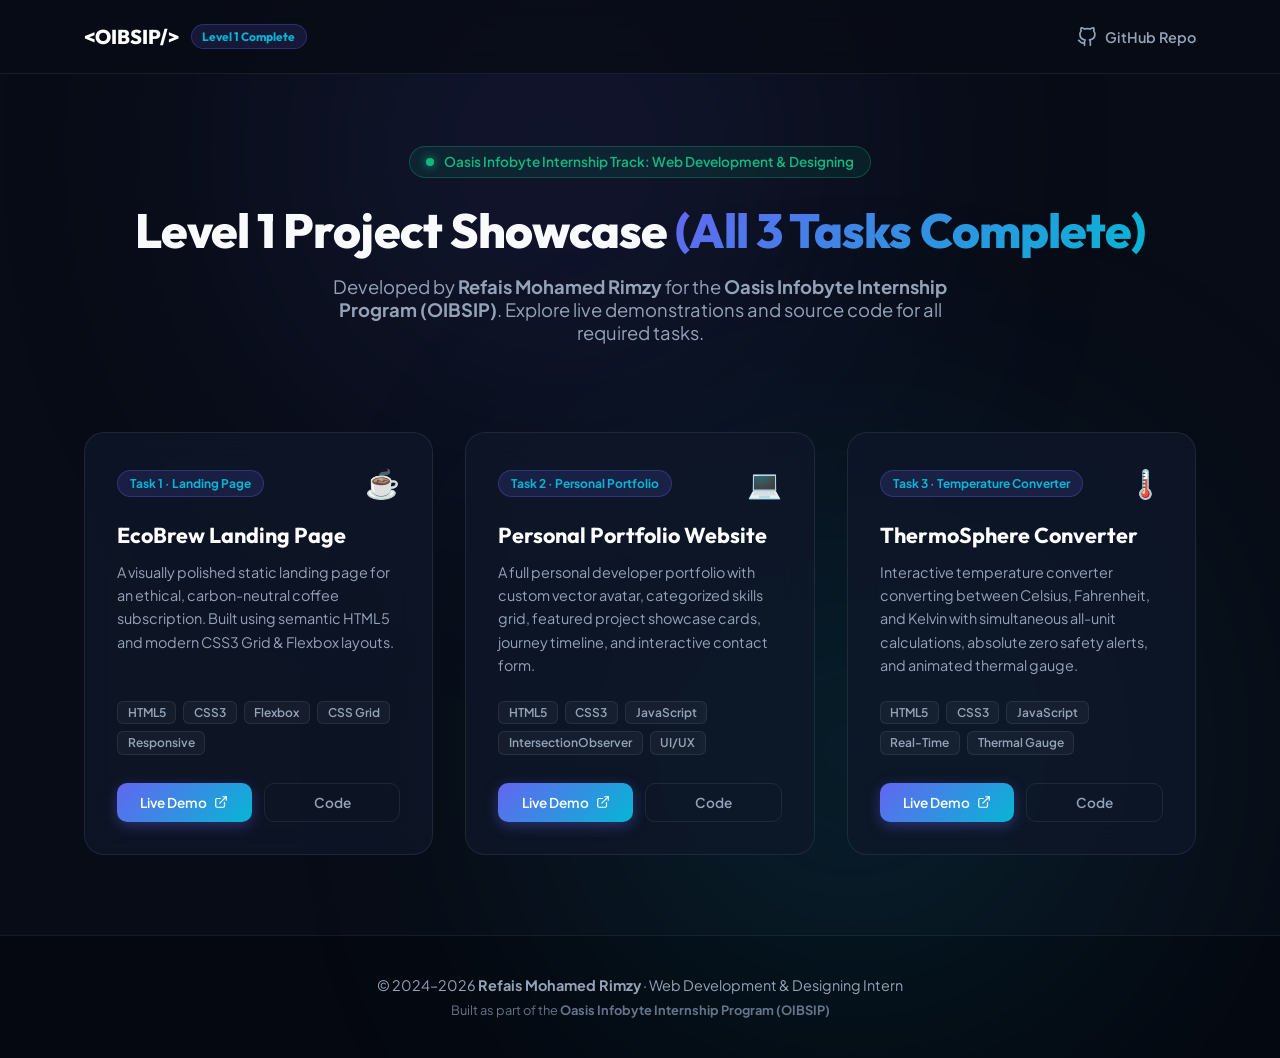
<file: index.html>
<!DOCTYPE html>
<html lang="en">
<head>
    <meta charset="UTF-8">
    <meta name="viewport" content="width=device-width, initial-scale=1.0">
    <meta name="description" content="Oasis Infobyte Web Development and Designing Internship (OIBSIP) - Level 1 Projects Portal by Refais Mohamed Rimzy.">
    <title>OIBSIP Projects Portal | Oasis Infobyte — Refais Mohamed Rimzy</title>

    <!-- Google Fonts -->
    <link rel="preconnect" href="https://fonts.googleapis.com">
    <link rel="preconnect" href="https://fonts.gstatic.com" crossorigin>
    <link href="https://fonts.googleapis.com/css2?family=Outfit:wght@400;600;700;800&family=Plus+Jakarta+Sans:wght@300;400;500;600;700&display=swap" rel="stylesheet">

    <style>
        :root {
            --bg-base: #080c16;
            --bg-card: rgba(15, 23, 42, 0.75);
            --border-subtle: rgba(255, 255, 255, 0.08);
            --border-glow: rgba(99, 102, 241, 0.4);
            --text-primary: #f8fafc;
            --text-secondary: #94a3b8;
            --primary: #6366f1;
            --cyan: #06b6d4;
            --emerald: #10b981;
            --gradient-primary: linear-gradient(135deg, #6366f1 0%, #06b6d4 100%);
            --font-heading: 'Outfit', sans-serif;
            --font-body: 'Plus Jakarta Sans', sans-serif;
        }

        *, *::before, *::after {
            box-sizing: border-box;
            margin: 0;
            padding: 0;
        }

        body {
            background-color: var(--bg-base);
            color: var(--text-primary);
            font-family: var(--font-body);
            min-height: 100vh;
            display: flex;
            flex-direction: column;
            overflow-x: hidden;
            position: relative;
        }

        .ambient-glow {
            position: fixed;
            width: 600px;
            height: 600px;
            border-radius: 50%;
            filter: blur(160px);
            pointer-events: none;
            z-index: 0;
            opacity: 0.35;
        }
        .glow-1 { top: -150px; left: 20%; background: radial-gradient(circle, #6366f1 0%, transparent 70%); }
        .glow-2 { bottom: -150px; right: 10%; background: radial-gradient(circle, #06b6d4 0%, transparent 70%); }

        .container {
            max-width: 1160px;
            margin: 0 auto;
            padding: 0 1.5rem;
            position: relative;
            z-index: 1;
        }

        /* Header */
        header {
            padding: 1.5rem 0;
            border-bottom: 1px solid var(--border-subtle);
            background: rgba(8, 12, 22, 0.8);
            backdrop-filter: blur(12px);
        }
        .nav-wrapper {
            display: flex;
            align-items: center;
            justify-content: space-between;
        }
        .brand {
            display: flex;
            align-items: center;
            gap: 0.75rem;
            font-family: var(--font-heading);
            font-weight: 800;
            font-size: 1.25rem;
            color: #ffffff;
            text-decoration: none;
        }
        .brand-badge {
            font-size: 0.75rem;
            font-weight: 700;
            padding: 0.25rem 0.65rem;
            border-radius: 9999px;
            background: rgba(99, 102, 241, 0.15);
            border: 1px solid rgba(99, 102, 241, 0.3);
            color: var(--cyan);
        }
        .github-link {
            display: inline-flex;
            align-items: center;
            gap: 0.5rem;
            color: var(--text-secondary);
            text-decoration: none;
            font-size: 0.9rem;
            font-weight: 600;
            transition: color 0.2s;
        }
        .github-link:hover {
            color: #ffffff;
        }

        /* Hero */
        .hero {
            padding: 4.5rem 0 3rem;
            text-align: center;
        }
        .status-pill {
            display: inline-flex;
            align-items: center;
            gap: 0.6rem;
            padding: 0.4rem 1rem;
            border-radius: 9999px;
            background: rgba(16, 185, 129, 0.1);
            border: 1px solid rgba(16, 185, 129, 0.3);
            color: var(--emerald);
            font-size: 0.85rem;
            font-weight: 600;
            margin-bottom: 1.5rem;
        }
        .status-dot {
            width: 8px;
            height: 8px;
            border-radius: 50%;
            background-color: var(--emerald);
            box-shadow: 0 0 10px var(--emerald);
        }
        .hero-title {
            font-family: var(--font-heading);
            font-size: 3rem;
            font-weight: 800;
            letter-spacing: -0.02em;
            line-height: 1.2;
            margin-bottom: 1rem;
        }
        .gradient-text {
            background: var(--gradient-primary);
            -webkit-background-clip: text;
            -webkit-text-fill-color: transparent;
            display: inline-block;
        }
        .hero-subtitle {
            font-size: 1.15rem;
            color: var(--text-secondary);
            max-width: 650px;
            margin: 0 auto 2.5rem;
        }

        /* Projects Grid */
        .projects-section {
            padding-bottom: 5rem;
        }
        .projects-grid {
            display: grid;
            grid-template-columns: repeat(3, 1fr);
            gap: 2rem;
        }
        .project-card {
            background: var(--bg-card);
            border: 1px solid var(--border-subtle);
            border-radius: 20px;
            padding: 2rem;
            display: flex;
            flex-direction: column;
            transition: all 0.3s cubic-bezier(0.4, 0, 0.2, 1);
            backdrop-filter: blur(16px);
            position: relative;
            overflow: hidden;
        }
        .project-card:hover {
            transform: translateY(-6px);
            border-color: var(--border-glow);
            box-shadow: 0 16px 40px rgba(0, 0, 0, 0.5), 0 0 25px rgba(99, 102, 241, 0.2);
        }
        .card-top {
            display: flex;
            align-items: center;
            justify-content: space-between;
            margin-bottom: 1.25rem;
        }
        .task-badge {
            font-size: 0.75rem;
            font-weight: 700;
            padding: 0.3rem 0.75rem;
            background: rgba(99, 102, 241, 0.15);
            border: 1px solid rgba(99, 102, 241, 0.3);
            border-radius: 9999px;
            color: var(--cyan);
        }
        .card-icon {
            font-size: 1.75rem;
        }
        .card-title {
            font-family: var(--font-heading);
            font-size: 1.35rem;
            font-weight: 700;
            margin-bottom: 0.75rem;
            color: #ffffff;
        }
        .card-desc {
            font-size: 0.9rem;
            color: var(--text-secondary);
            line-height: 1.6;
            margin-bottom: 1.5rem;
            flex: 1;
        }
        .card-tags {
            display: flex;
            flex-wrap: wrap;
            gap: 0.45rem;
            margin-bottom: 1.75rem;
        }
        .tag {
            font-size: 0.75rem;
            font-weight: 600;
            color: var(--text-secondary);
            background: rgba(255, 255, 255, 0.04);
            border: 1px solid var(--border-subtle);
            padding: 0.2rem 0.6rem;
            border-radius: 6px;
        }
        .card-actions {
            display: flex;
            gap: 0.75rem;
        }
        .btn {
            display: inline-flex;
            align-items: center;
            justify-content: center;
            gap: 0.45rem;
            font-weight: 600;
            font-size: 0.85rem;
            padding: 0.65rem 1.15rem;
            border-radius: 10px;
            text-decoration: none;
            transition: all 0.2s;
            flex: 1;
        }
        .btn-primary {
            background: var(--gradient-primary);
            color: #ffffff;
            box-shadow: 0 4px 14px rgba(99, 102, 241, 0.35);
        }
        .btn-primary:hover {
            transform: translateY(-2px);
            box-shadow: 0 6px 20px rgba(99, 102, 241, 0.5);
        }
        .btn-outline {
            background: transparent;
            color: var(--text-secondary);
            border: 1px solid var(--border-subtle);
        }
        .btn-outline:hover {
            background: rgba(255, 255, 255, 0.06);
            color: #ffffff;
            border-color: rgba(255, 255, 255, 0.2);
        }

        /* Footer */
        footer {
            margin-top: auto;
            border-top: 1px solid var(--border-subtle);
            padding: 2.5rem 0;
            text-align: center;
            background: #050810;
        }
        .footer-text {
            color: var(--text-secondary);
            font-size: 0.9rem;
            margin-bottom: 0.5rem;
        }
        .footer-credit {
            font-size: 0.8rem;
            color: #64748b;
        }

        /* Responsive */
        @media (max-width: 992px) {
            .projects-grid {
                grid-template-columns: 1fr;
                max-width: 600px;
                margin: 0 auto;
            }
            .hero-title {
                font-size: 2.25rem;
            }
        }
    </style>
</head>
<body>

    <div class="ambient-glow glow-1" aria-hidden="true"></div>
    <div class="ambient-glow glow-2" aria-hidden="true"></div>

    <header>
        <div class="container nav-wrapper">
            <a href="#" class="brand">
                <span>&lt;OIBSIP/&gt;</span>
                <span class="brand-badge">Level 1 Complete</span>
            </a>
            <a href="https://github.com/rimzy2002/OIBSIP" target="_blank" rel="noopener noreferrer" class="github-link">
                <svg width="20" height="20" viewBox="0 0 24 24" fill="none" stroke="currentColor" stroke-width="2" stroke-linecap="round" stroke-linejoin="round"><path d="M9 19c-5 1.5-5-2.5-7-3m14 6v-3.87a3.37 3.37 0 0 0-.94-2.61c3.14-.35 6.44-1.54 6.44-7A5.44 5.44 0 0 0 20 4.77 5.07 5.07 0 0 0 19.91 1S18.73.65 16 2.48a13.38 13.38 0 0 0-7 0C6.27.65 5.09 1 5.09 1A5.07 5.07 0 0 0 5 4.77a5.44 5.44 0 0 0-1.5 3.78c0 5.42 3.3 6.61 6.44 7A3.37 3.37 0 0 0 9 18.13V22"></path></svg>
                <span>GitHub Repo</span>
            </a>
        </div>
    </header>

    <main class="container">
        <section class="hero">
            <div class="status-pill">
                <span class="status-dot"></span>
                <span>Oasis Infobyte Internship Track: Web Development & Designing</span>
            </div>
            <h1 class="hero-title">
                Level 1 Project Showcase <span class="gradient-text">(All 3 Tasks Complete)</span>
            </h1>
            <p class="hero-subtitle">
                Developed by <strong>Refais Mohamed Rimzy</strong> for the <strong>Oasis Infobyte Internship Program (OIBSIP)</strong>. Explore live demonstrations and source code for all required tasks.
            </p>
        </section>

        <section class="projects-section">
            <div class="projects-grid">
                <!-- Task 1 -->
                <article class="project-card">
                    <div class="card-top">
                        <span class="task-badge">Task 1 · Landing Page</span>
                        <span class="card-icon">☕</span>
                    </div>
                    <h2 class="card-title">EcoBrew Landing Page</h2>
                    <p class="card-desc">
                        A visually polished static landing page for an ethical, carbon-neutral coffee subscription. Built using semantic HTML5 and modern CSS3 Grid & Flexbox layouts.
                    </p>
                    <div class="card-tags">
                        <span class="tag">HTML5</span>
                        <span class="tag">CSS3</span>
                        <span class="tag">Flexbox</span>
                        <span class="tag">CSS Grid</span>
                        <span class="tag">Responsive</span>
                    </div>
                    <div class="card-actions">
                        <a href="./Level-1/RefaisMohamedRimzy_Task1_LandingPage/index.html" class="btn btn-primary">
                            <span>Live Demo</span>
                            <svg width="14" height="14" viewBox="0 0 24 24" fill="none" stroke="currentColor" stroke-width="2" stroke-linecap="round" stroke-linejoin="round"><path d="M18 13v6a2 2 0 0 1-2 2H5a2 2 0 0 1-2-2V8a2 2 0 0 1 2-2h6"></path><polyline points="15 3 21 3 21 9"></polyline><line x1="10" y1="14" x2="21" y2="3"></line></svg>
                        </a>
                        <a href="https://github.com/rimzy2002/OIBSIP/tree/main/Level-1/RefaisMohamedRimzy_Task1_LandingPage" class="btn btn-outline" target="_blank" rel="noopener noreferrer">Code</a>
                    </div>
                </article>

                <!-- Task 2 -->
                <article class="project-card">
                    <div class="card-top">
                        <span class="task-badge">Task 2 · Personal Portfolio</span>
                        <span class="card-icon">💻</span>
                    </div>
                    <h2 class="card-title">Personal Portfolio Website</h2>
                    <p class="card-desc">
                        A full personal developer portfolio with custom vector avatar, categorized skills grid, featured project showcase cards, journey timeline, and interactive contact form.
                    </p>
                    <div class="card-tags">
                        <span class="tag">HTML5</span>
                        <span class="tag">CSS3</span>
                        <span class="tag">JavaScript</span>
                        <span class="tag">IntersectionObserver</span>
                        <span class="tag">UI/UX</span>
                    </div>
                    <div class="card-actions">
                        <a href="./Level-1/RefaisMohamedRimzy_Task2_Portfolio/index.html" class="btn btn-primary">
                            <span>Live Demo</span>
                            <svg width="14" height="14" viewBox="0 0 24 24" fill="none" stroke="currentColor" stroke-width="2" stroke-linecap="round" stroke-linejoin="round"><path d="M18 13v6a2 2 0 0 1-2 2H5a2 2 0 0 1-2-2V8a2 2 0 0 1 2-2h6"></path><polyline points="15 3 21 3 21 9"></polyline><line x1="10" y1="14" x2="21" y2="3"></line></svg>
                        </a>
                        <a href="https://github.com/rimzy2002/OIBSIP/tree/main/Level-1/RefaisMohamedRimzy_Task2_Portfolio" class="btn btn-outline" target="_blank" rel="noopener noreferrer">Code</a>
                    </div>
                </article>

                <!-- Task 3 -->
                <article class="project-card">
                    <div class="card-top">
                        <span class="task-badge">Task 3 · Temperature Converter</span>
                        <span class="card-icon">🌡️</span>
                    </div>
                    <h2 class="card-title">ThermoSphere Converter</h2>
                    <p class="card-desc">
                        Interactive temperature converter converting between Celsius, Fahrenheit, and Kelvin with simultaneous all-unit calculations, absolute zero safety alerts, and animated thermal gauge.
                    </p>
                    <div class="card-tags">
                        <span class="tag">HTML5</span>
                        <span class="tag">CSS3</span>
                        <span class="tag">JavaScript</span>
                        <span class="tag">Real-Time</span>
                        <span class="tag">Thermal Gauge</span>
                    </div>
                    <div class="card-actions">
                        <a href="./Level-1/RefaisMohamedRimzy_Task3_TemperatureConverter/index.html" class="btn btn-primary">
                            <span>Live Demo</span>
                            <svg width="14" height="14" viewBox="0 0 24 24" fill="none" stroke="currentColor" stroke-width="2" stroke-linecap="round" stroke-linejoin="round"><path d="M18 13v6a2 2 0 0 1-2 2H5a2 2 0 0 1-2-2V8a2 2 0 0 1 2-2h6"></path><polyline points="15 3 21 3 21 9"></polyline><line x1="10" y1="14" x2="21" y2="3"></line></svg>
                        </a>
                        <a href="https://github.com/rimzy2002/OIBSIP/tree/main/Level-1/RefaisMohamedRimzy_Task3_TemperatureConverter" class="btn btn-outline" target="_blank" rel="noopener noreferrer">Code</a>
                    </div>
                </article>
            </div>
        </section>
    </main>

    <footer>
        <div class="container">
            <p class="footer-text">© 2024–2026 <strong>Refais Mohamed Rimzy</strong> · Web Development & Designing Intern</p>
            <p class="footer-credit">Built as part of the <strong>Oasis Infobyte Internship Program (OIBSIP)</strong></p>
        </div>
    </footer>

</body>
</html>
</file>
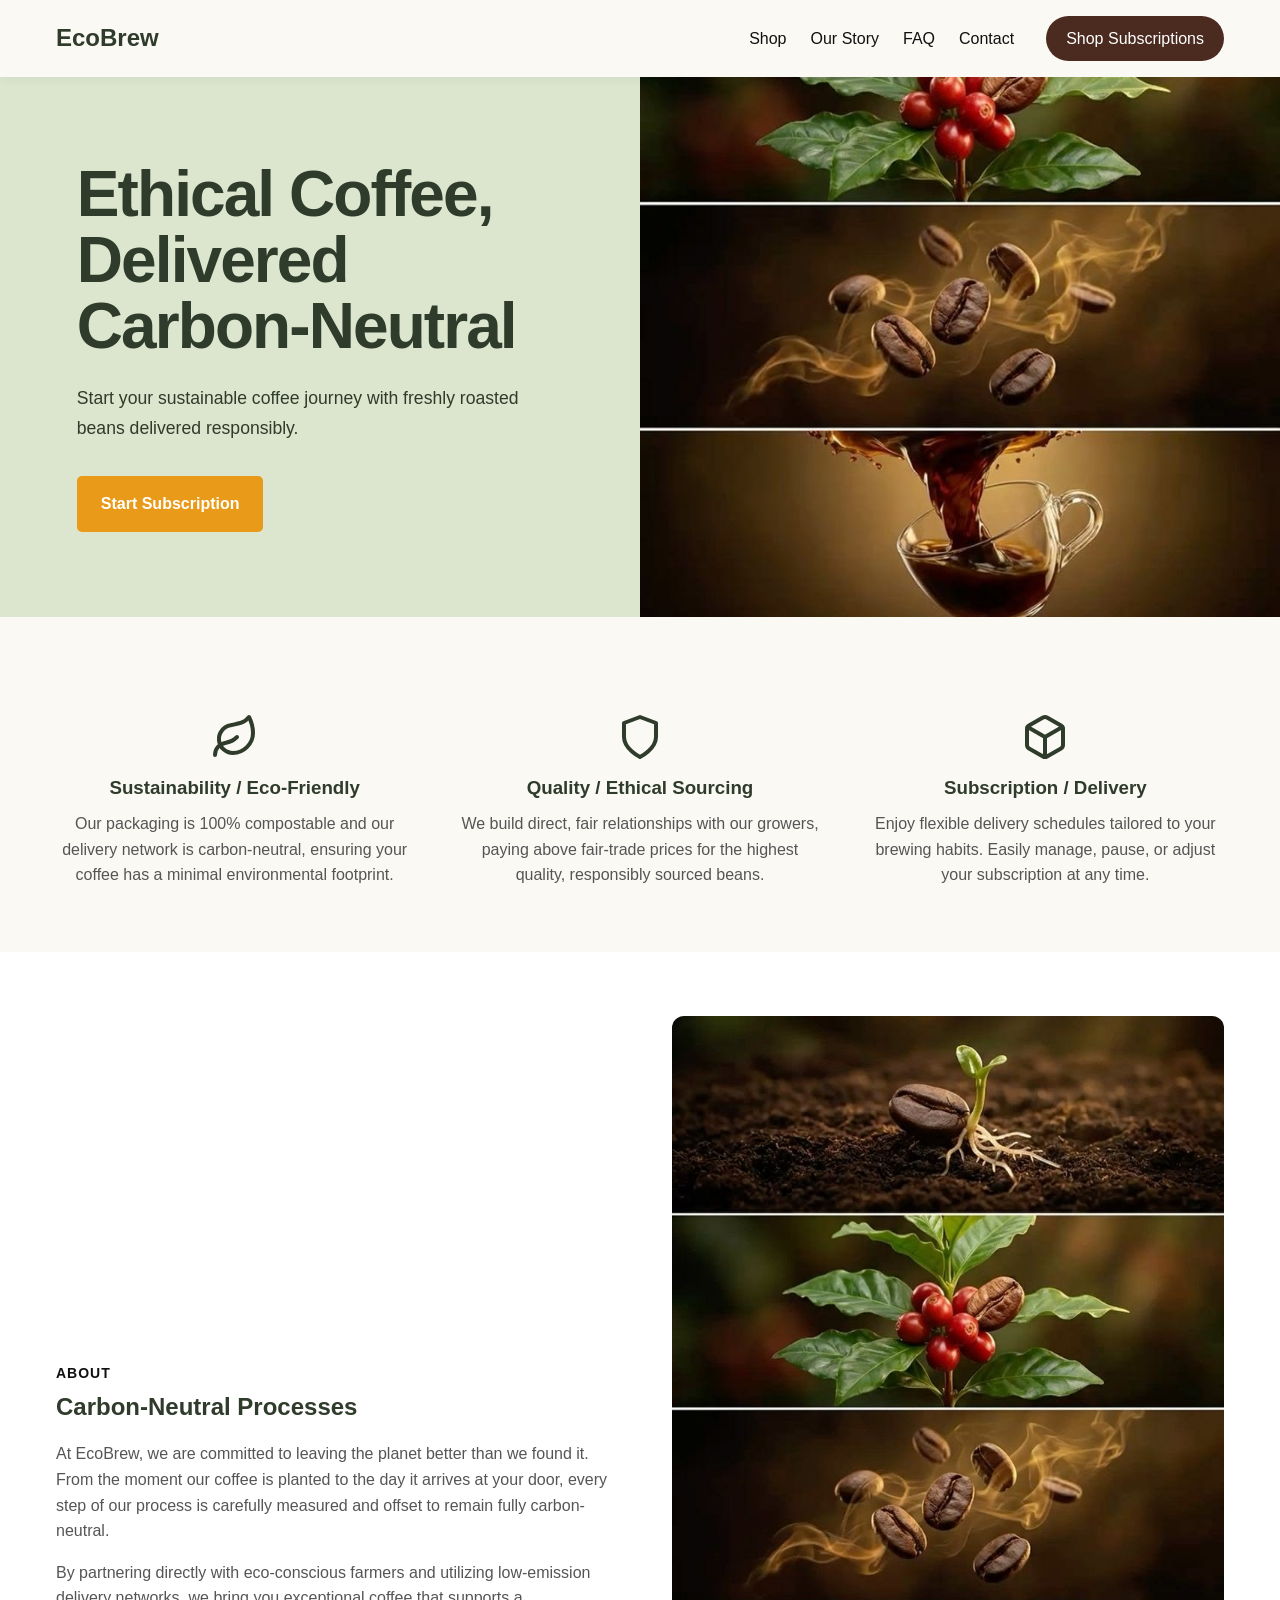
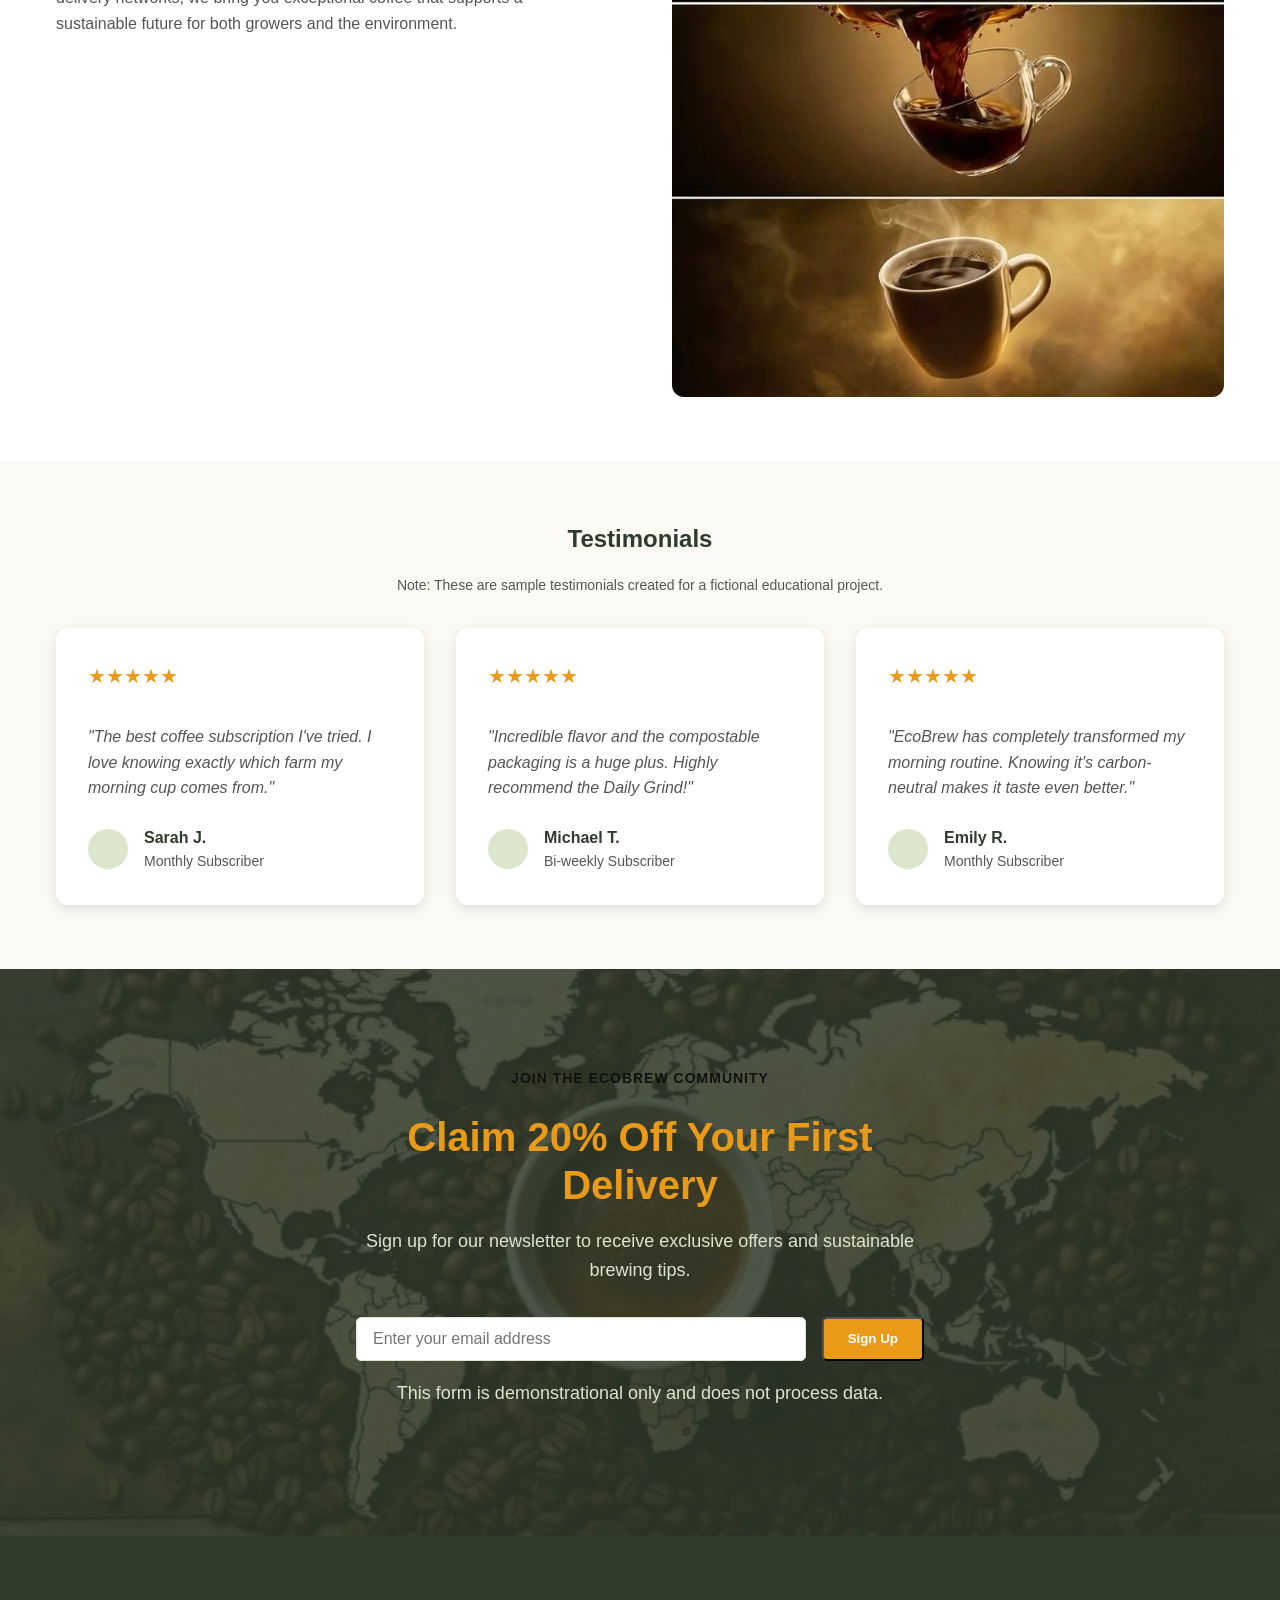
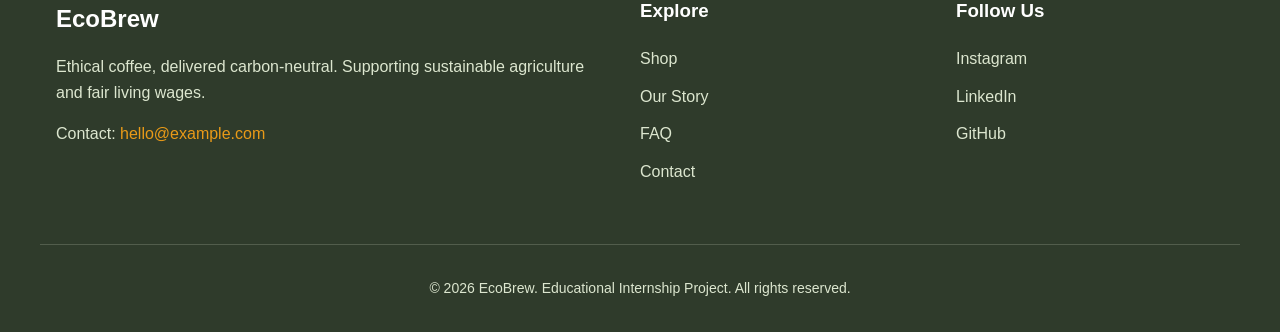
<file: Level-1/RefaisMohamedRimzy_Task1_LandingPage/index.html>
<!DOCTYPE html>
<html lang="en">
<head>
    <meta charset="UTF-8">
    <meta name="viewport" content="width=device-width, initial-scale=1.0">
    <title>EcoBrew | Ethical Coffee Subscription</title>
    <link rel="stylesheet" href="css/style.css">
</head>
<body>
    <!-- Header and Navigation -->
    <header class="header">
        <div class="container header-inner">
            <div class="logo"><a href="#home">EcoBrew</a></div>
            <nav class="main-nav">
                <ul>
                    <li><a href="#services">Shop</a></li>
                    <li><a href="#about">Our Story</a></li>
                    <li><a href="#faq">FAQ</a></li>
                    <li><a href="#contact">Contact</a></li>
                </ul>
                <a href="#services" class="btn btn-cta">Shop Subscriptions</a>
            </nav>
        </div>
    </header>

    <!-- Hero Section -->
    <main>
        <section id="home" class="hero">
            <div class="hero-left">
                <h1>
                  Ethical Coffee,<br>
                  Delivered<br>
                  Carbon-Neutral
                </h1>
                <p>
                  Start your sustainable coffee journey with freshly roasted
                  beans delivered responsibly.
                </p>
                <a class="btn btn-primary hero-cta" href="#services">Start Subscription</a>
            </div>
            <div class="hero-right">
                <img class="hero-image" src="assets/images/coffee_bean.jpg" alt="Rich, freshly roasted coffee beans representing our sustainable coffee journey">
            </div>
        </section>

        <!-- Services Section -->
        <section id="services" class="services section">
            <div class="container">
                <div class="services-grid">
                    <div class="service-item">
                        <div class="service-icon">
                            <svg xmlns="http://www.w3.org/2000/svg" width="24" height="24" viewBox="0 0 24 24" fill="none" stroke="currentColor" stroke-width="2" stroke-linecap="round" stroke-linejoin="round"><path d="M11 20A7 7 0 0 1 9.8 6.1C15.5 5 17 4.48 19 2c1 2 2 4.18 2 8 0 5.5-4.78 10-10 10Z"/><path d="M2 21c0-3 1.85-5.36 5.08-6C9.5 14.52 12 13 13 12"/></svg>
                        </div>
                        <h3>Sustainability / Eco-Friendly</h3>
                        <p>Our packaging is 100% compostable and our delivery network is carbon-neutral, ensuring your coffee has a minimal environmental footprint.</p>
                    </div>
                    <div class="service-item">
                        <div class="service-icon">
                            <svg xmlns="http://www.w3.org/2000/svg" width="24" height="24" viewBox="0 0 24 24" fill="none" stroke="currentColor" stroke-width="2" stroke-linecap="round" stroke-linejoin="round"><path d="M12 22s8-4 8-10V5l-8-3-8 3v7c0 6 8 10 8 10z"/></svg>
                        </div>
                        <h3>Quality / Ethical Sourcing</h3>
                        <p>We build direct, fair relationships with our growers, paying above fair-trade prices for the highest quality, responsibly sourced beans.</p>
                    </div>
                    <div class="service-item">
                        <div class="service-icon">
                            <svg xmlns="http://www.w3.org/2000/svg" width="24" height="24" viewBox="0 0 24 24" fill="none" stroke="currentColor" stroke-width="2" stroke-linecap="round" stroke-linejoin="round"><path d="M21 8a2 2 0 0 0-1-1.73l-7-4a2 2 0 0 0-2 0l-7 4A2 2 0 0 0 3 8v8a2 2 0 0 0 1 1.73l7 4a2 2 0 0 0 2 0l7-4A2 2 0 0 0 21 16Z"/><path d="m3.3 7 8.7 5 8.7-5"/><path d="M12 22V12"/></svg>
                        </div>
                        <h3>Subscription / Delivery</h3>
                        <p>Enjoy flexible delivery schedules tailored to your brewing habits. Easily manage, pause, or adjust your subscription at any time.</p>
                    </div>
                </div>
            </div>
        </section>

        <!-- About Section -->
        <section id="about" class="about section">
            <div class="container">
                <div class="about-grid">
                    <div class="about-content">
                        <span class="label">About</span>
                        <h2>Carbon-Neutral Processes</h2>
                        <p>At EcoBrew, we are committed to leaving the planet better than we found it. From the moment our coffee is planted to the day it arrives at your door, every step of our process is carefully measured and offset to remain fully carbon-neutral.</p>
                        <p>By partnering directly with eco-conscious farmers and utilizing low-emission delivery networks, we bring you exceptional coffee that supports a sustainable future for both growers and the environment.</p>
                    </div>
                    <div class="about-image-wrapper">
                        <img class="about-image" src="assets/images/coffee_bean.jpg" alt="A freshly brewed cup of coffee placed next to sustainable coffee beans">
                    </div>
                </div>
            </div>
        </section>

        <!-- Testimonials Section -->
        <section id="testimonials" class="testimonials section">
            <div class="container">
                <h2>Testimonials</h2>
                <p class="disclaimer">Note: These are sample testimonials created for a fictional educational project.</p>
                <div class="testimonials-grid">
                    <div class="testimonial-card">
                        <div class="stars" aria-label="5 out of 5 stars">
                            &#9733;&#9733;&#9733;&#9733;&#9733;
                        </div>
                        <p class="quote">"The best coffee subscription I've tried. I love knowing exactly which farm my morning cup comes from."</p>
                        <div class="customer-info">
                            <div class="avatar-placeholder"></div>
                            <div class="customer-details">
                                <span class="customer-name">Sarah J.</span>
                                <span class="customer-category">Monthly Subscriber</span>
                            </div>
                        </div>
                    </div>
                    <div class="testimonial-card">
                        <div class="stars" aria-label="5 out of 5 stars">
                            &#9733;&#9733;&#9733;&#9733;&#9733;
                        </div>
                        <p class="quote">"Incredible flavor and the compostable packaging is a huge plus. Highly recommend the Daily Grind!"</p>
                        <div class="customer-info">
                            <div class="avatar-placeholder"></div>
                            <div class="customer-details">
                                <span class="customer-name">Michael T.</span>
                                <span class="customer-category">Bi-weekly Subscriber</span>
                            </div>
                        </div>
                    </div>
                    <div class="testimonial-card">
                        <div class="stars" aria-label="5 out of 5 stars">
                            &#9733;&#9733;&#9733;&#9733;&#9733;
                        </div>
                        <p class="quote">"EcoBrew has completely transformed my morning routine. Knowing it's carbon-neutral makes it taste even better."</p>
                        <div class="customer-info">
                            <div class="avatar-placeholder"></div>
                            <div class="customer-details">
                                <span class="customer-name">Emily R.</span>
                                <span class="customer-category">Monthly Subscriber</span>
                            </div>
                        </div>
                    </div>
                </div>
            </div>
        </section>

        <!-- FAQ Placeholder -->
        <section id="faq" class="faq" aria-hidden="true">
        </section>

        <!-- Call-to-action Section -->
        <section id="contact" class="cta">
            <div class="cta-overlay"></div>
            <div class="container cta-content">
                <span class="label">Join the EcoBrew Community</span>
                <h2>Claim 20% Off Your First Delivery</h2>
                <p>Sign up for our newsletter to receive exclusive offers and sustainable brewing tips.</p>
                <form class="cta-form" action="#" method="get">
                    <label for="email" class="visually-hidden">Email Address</label>
                    <input type="email" id="email" name="email" placeholder="Enter your email address" required>
                    <button type="submit" class="btn btn-primary">Sign Up</button>
                </form>
                <p class="disclaimer">This form is demonstrational only and does not process data.</p>
            </div>
        </section>
    </main>

    <!-- Footer -->
    <footer class="footer">
        <div class="container footer-grid">
            <div class="footer-brand">
                <div class="logo">EcoBrew</div>
                <p>Ethical coffee, delivered carbon-neutral. Supporting sustainable agriculture and fair living wages.</p>
                <p>Contact: <a href="mailto:hello@example.com">hello@example.com</a></p>
            </div>
            <div class="footer-links-group">
                <h3>Explore</h3>
                <ul>
                    <li><a href="#services">Shop</a></li>
                    <li><a href="#about">Our Story</a></li>
                    <li><a href="#faq">FAQ</a></li>
                    <li><a href="#contact">Contact</a></li>
                </ul>
            </div>
            <div class="footer-links-group">
                <h3>Follow Us</h3>
                <ul class="social-links">
                    <li><a href="#" aria-label="Instagram">Instagram</a></li>
                    <li><a href="#" aria-label="LinkedIn">LinkedIn</a></li>
                    <li><a href="#" aria-label="GitHub">GitHub</a></li>
                </ul>
            </div>
        </div>
        <div class="container footer-bottom">
            <p>&copy; 2026 EcoBrew. Educational Internship Project. All rights reserved.</p>
        </div>
    </footer>
</body>
</html>
</file>
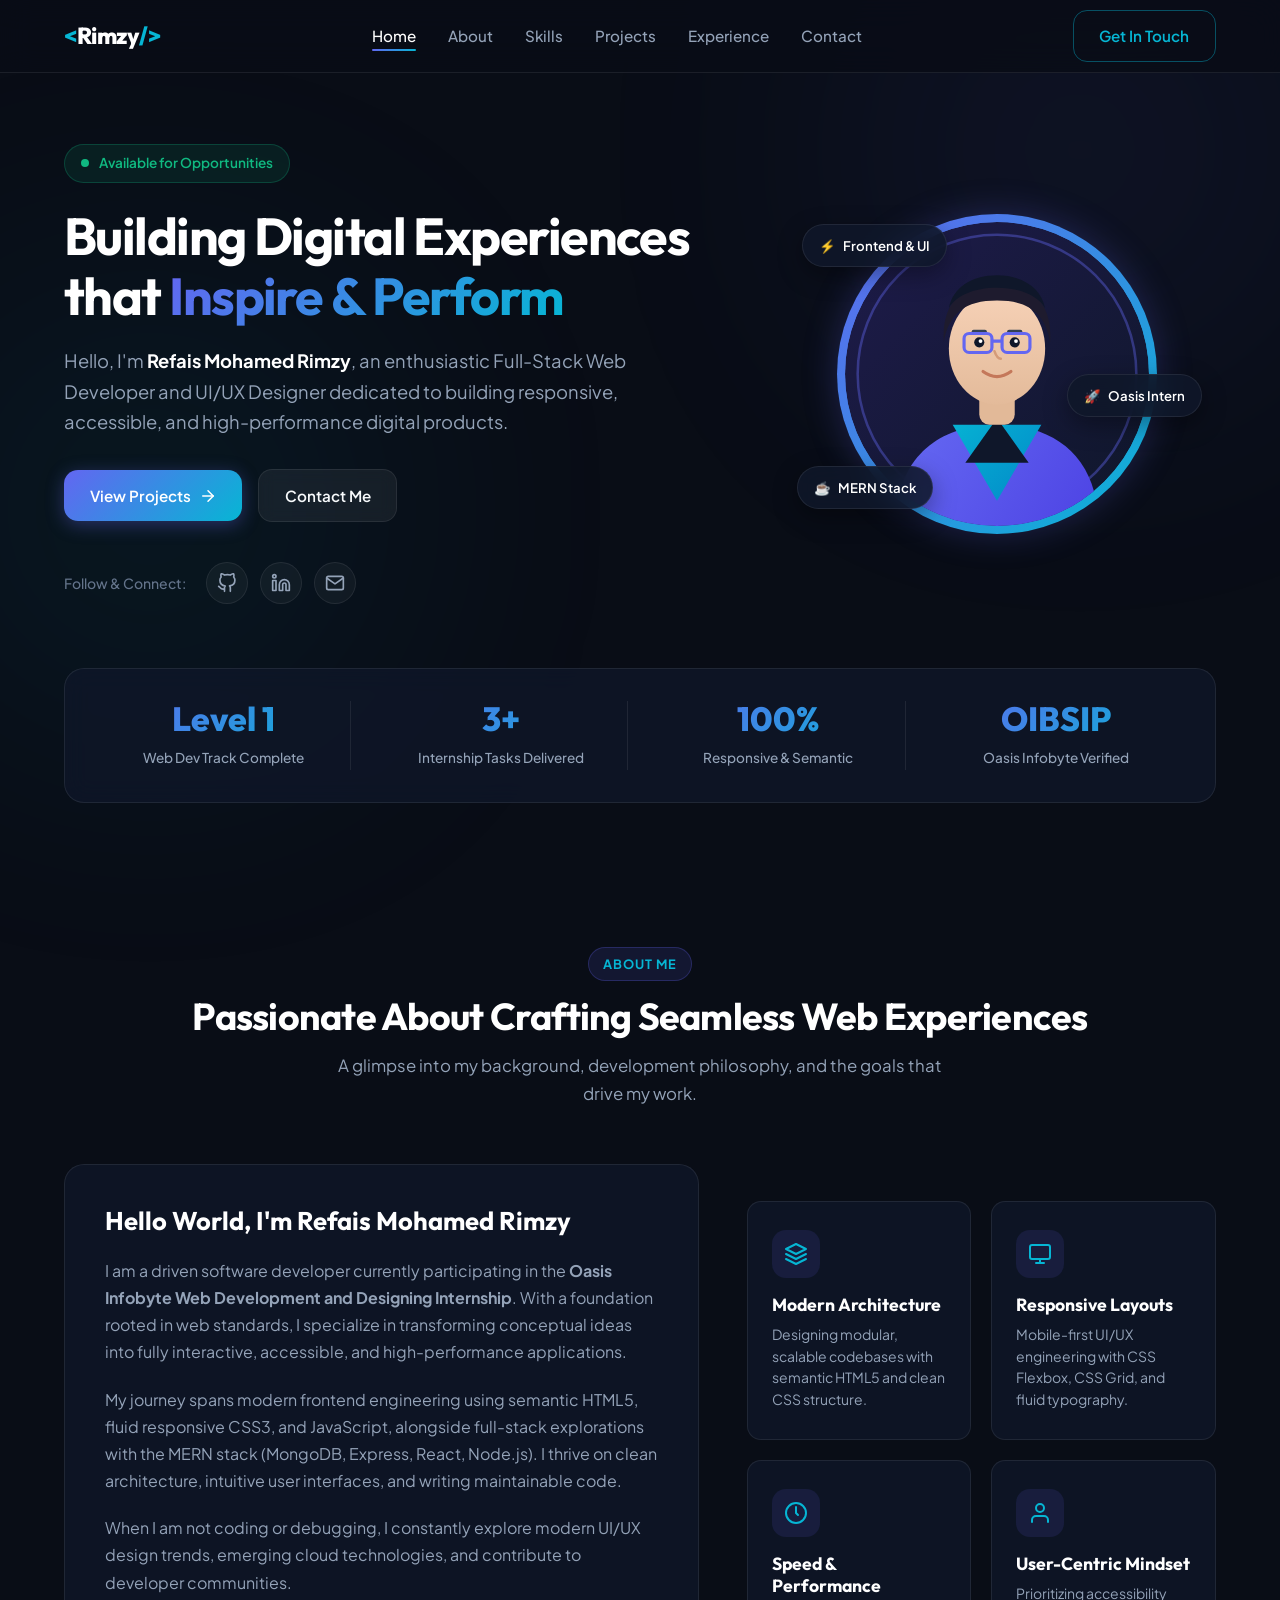
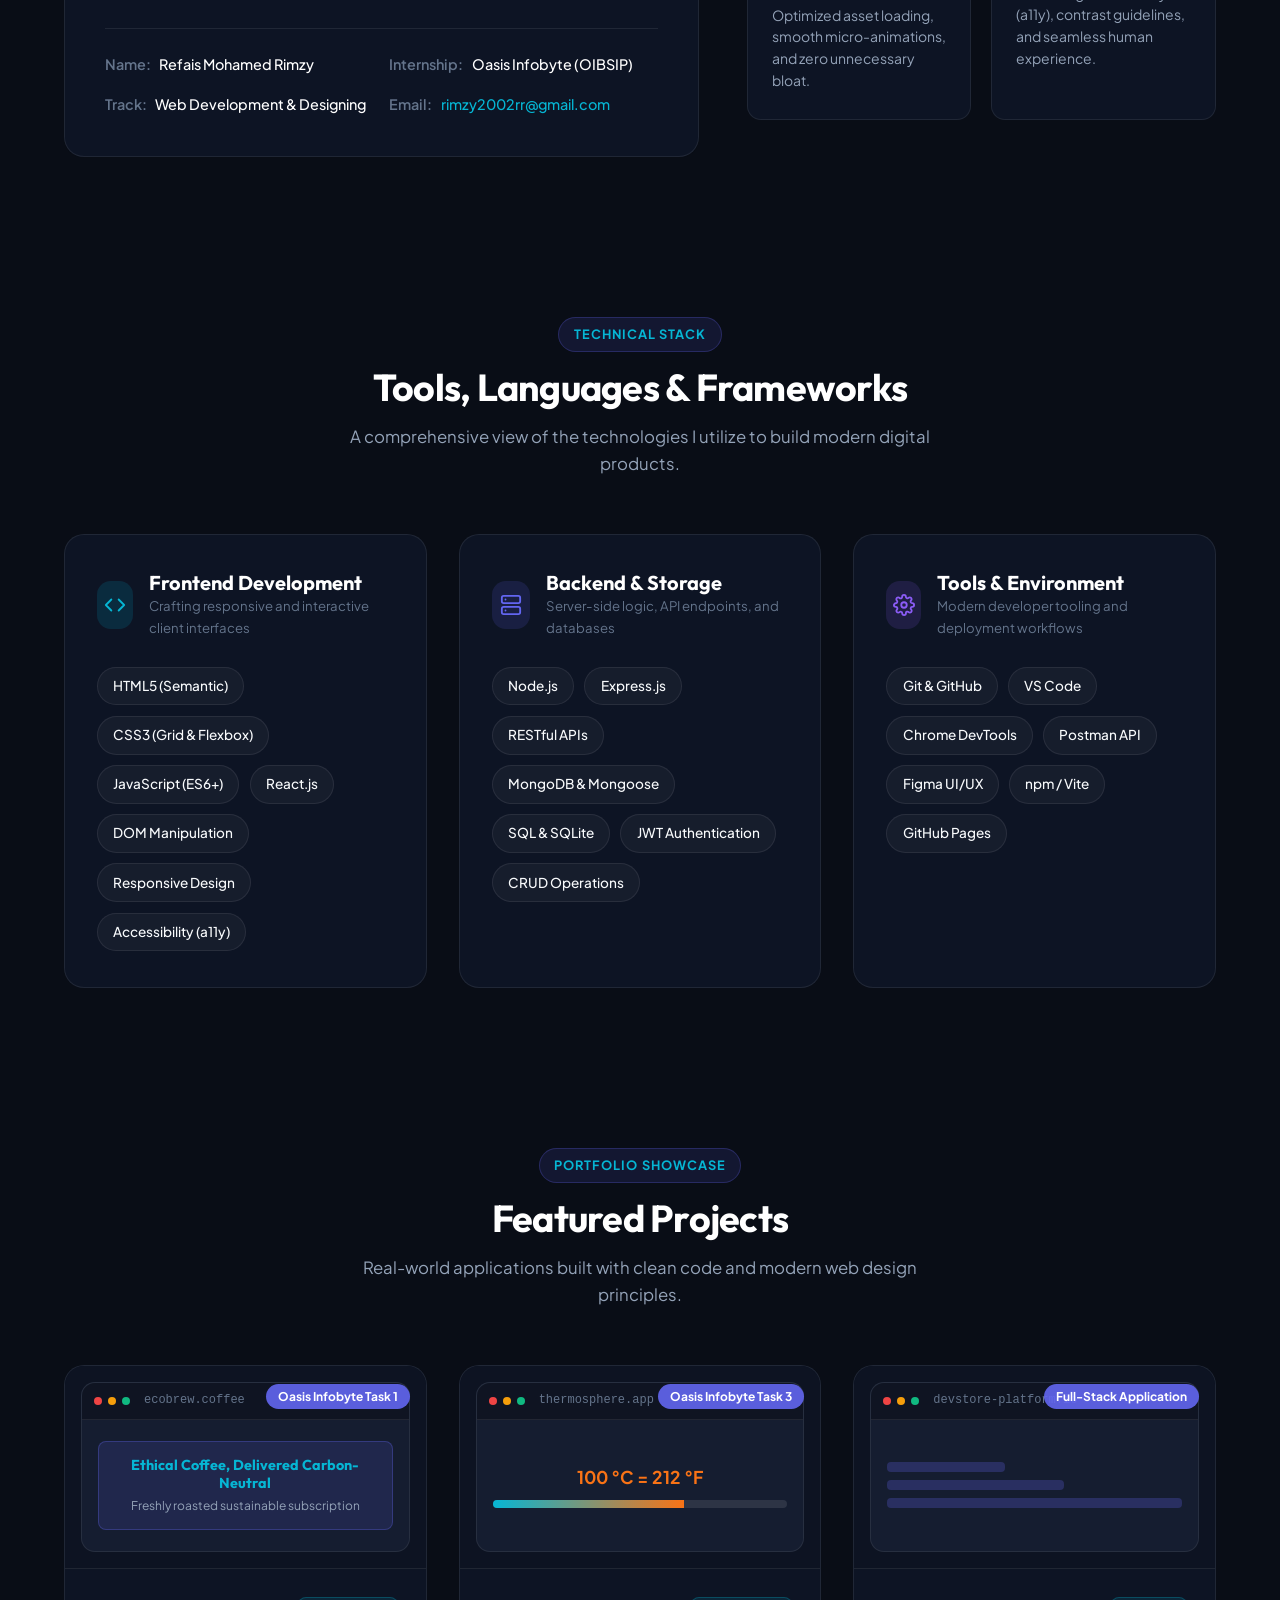
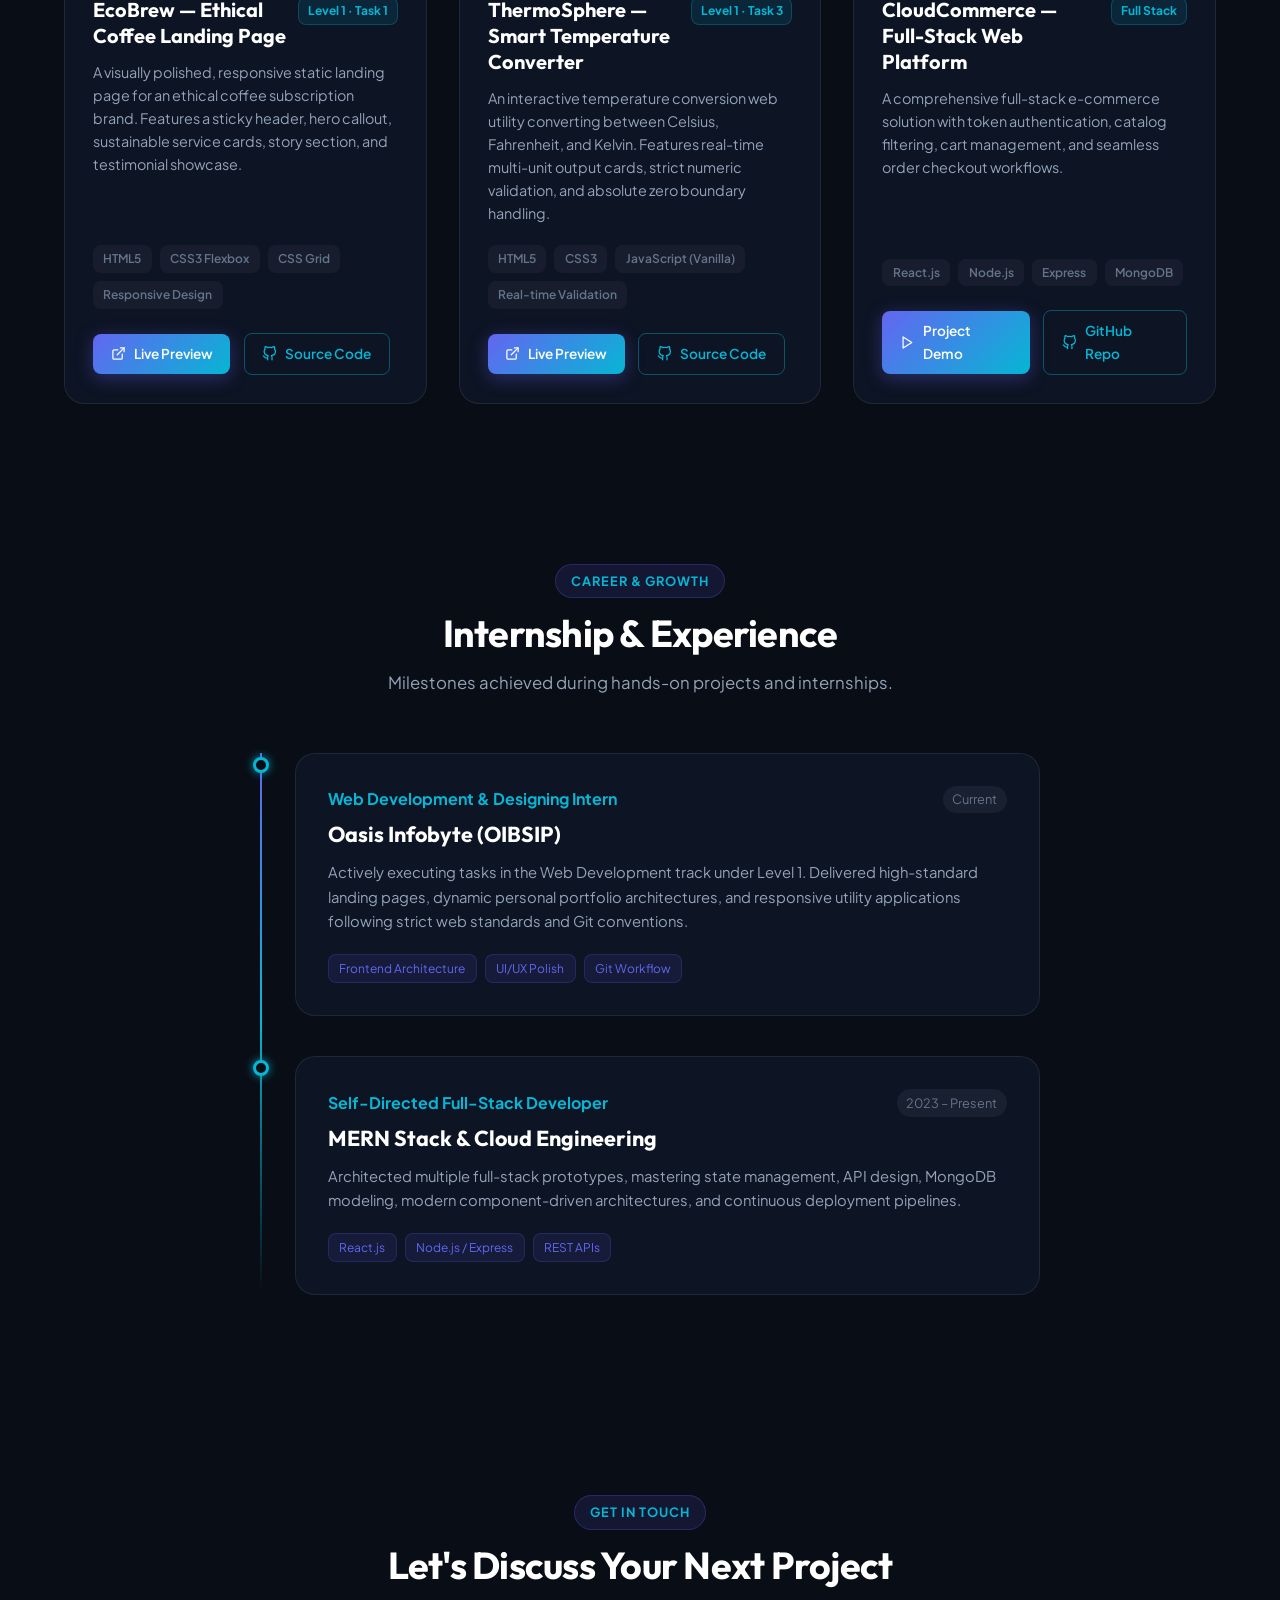
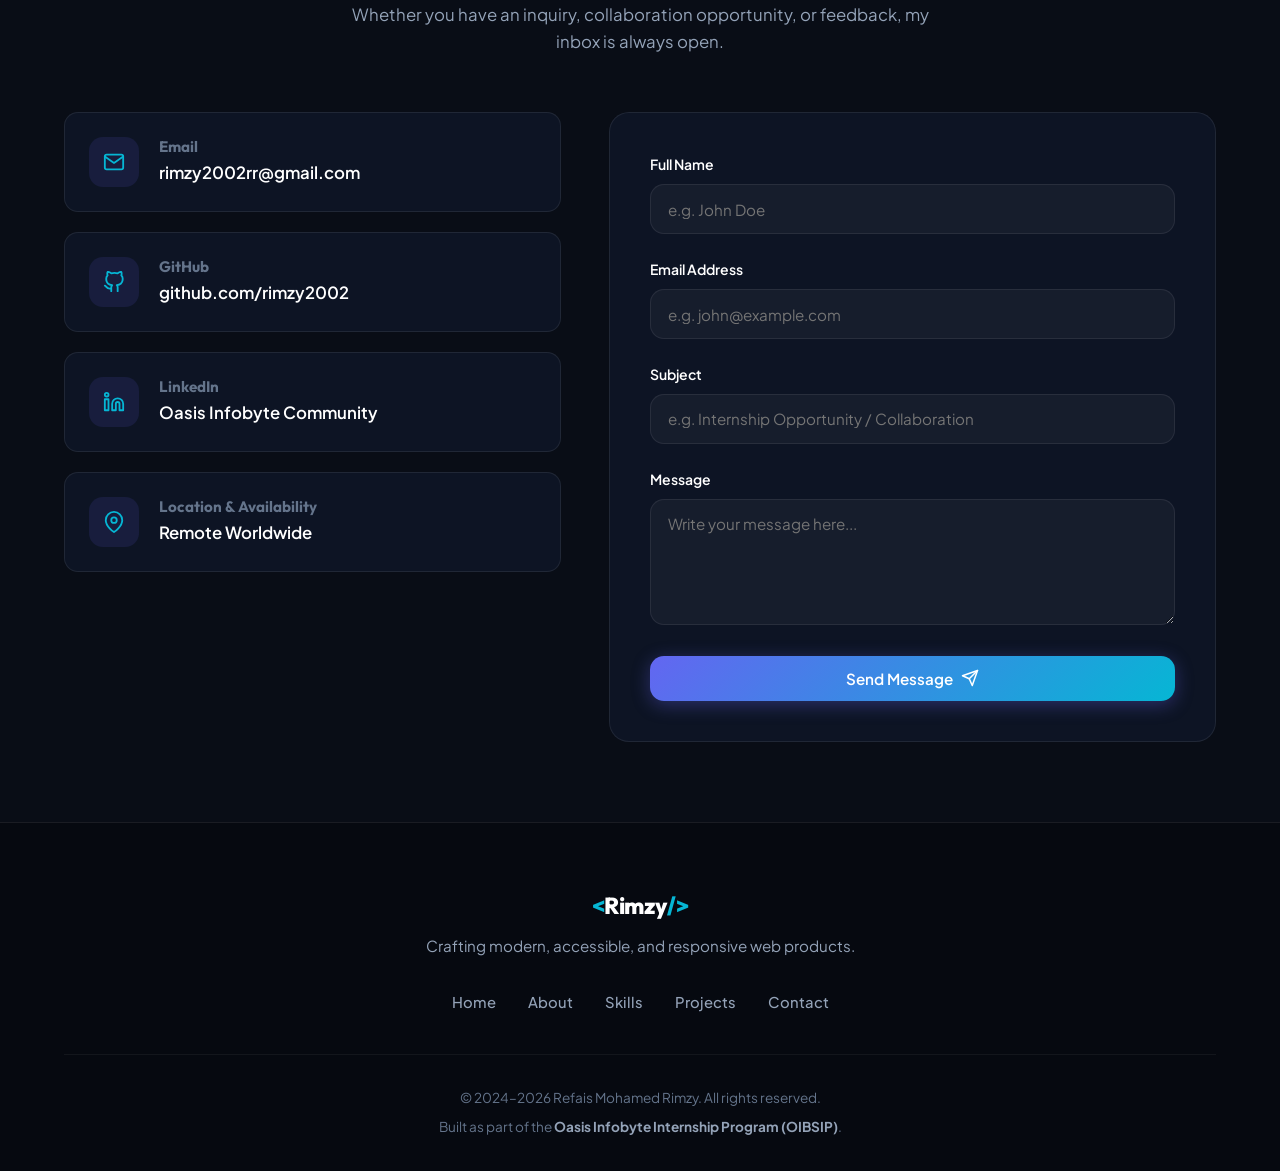
<file: Level-1/RefaisMohamedRimzy_Task2_Portfolio/index.html>
<!DOCTYPE html>
<html lang="en">
<head>
    <meta charset="UTF-8">
    <meta name="viewport" content="width=device-width, initial-scale=1.0">
    <meta name="description" content="Personal Portfolio of Refais Mohamed Rimzy - Full-Stack Web Developer and UI/UX Designer. Built for Oasis Infobyte Web Development Internship Task 2.">
    <meta name="keywords" content="Refais Mohamed Rimzy, Web Developer, Portfolio, Frontend, Full Stack, Oasis Infobyte, OIBSIP">
    <meta name="author" content="Refais Mohamed Rimzy">
    <title>Refais Mohamed Rimzy | Web Developer & Designer Portfolio</title>
    
    <!-- Google Fonts -->
    <link rel="preconnect" href="https://fonts.googleapis.com">
    <link rel="preconnect" href="https://fonts.gstatic.com" crossorigin>
    <link href="https://fonts.googleapis.com/css2?family=Outfit:wght@400;500;600;700;800&family=Plus+Jakarta+Sans:wght@300;400;500;600;700&display=swap" rel="stylesheet">
    
    <!-- Stylesheet -->
    <link rel="stylesheet" href="css/style.css">
</head>
<body>

    <!-- Background Decorative Gradients -->
    <div class="bg-glow glow-top" aria-hidden="true"></div>
    <div class="bg-glow glow-bottom" aria-hidden="true"></div>

    <!-- Navigation Header -->
    <header class="site-header" id="header">
        <div class="container nav-container">
            <a href="#hero" class="brand-logo" aria-label="Refais Mohamed Rimzy Portfolio Home">
                <span class="logo-accent">&lt;</span>Rimzy<span class="logo-accent">/&gt;</span>
            </a>

            <!-- Desktop Navigation Links -->
            <nav class="desktop-nav" aria-label="Main Navigation">
                <ul class="nav-list">
                    <li><a href="#hero" class="nav-link active">Home</a></li>
                    <li><a href="#about" class="nav-link">About</a></li>
                    <li><a href="#skills" class="nav-link">Skills</a></li>
                    <li><a href="#projects" class="nav-link">Projects</a></li>
                    <li><a href="#experience" class="nav-link">Experience</a></li>
                    <li><a href="#contact" class="nav-link">Contact</a></li>
                </ul>
            </nav>

            <div class="nav-actions">
                <a href="#contact" class="btn btn-outline nav-cta">Get In Touch</a>
                <!-- Mobile Hamburger Toggle -->
                <button class="mobile-toggle" id="mobileToggle" aria-label="Toggle Navigation Menu" aria-expanded="false">
                    <span class="hamburger-line"></span>
                    <span class="hamburger-line"></span>
                    <span class="hamburger-line"></span>
                </button>
            </div>
        </div>

        <!-- Mobile Drawer Menu -->
        <div class="mobile-drawer" id="mobileDrawer">
            <ul class="mobile-nav-list">
                <li><a href="#hero" class="mobile-nav-link">Home</a></li>
                <li><a href="#about" class="mobile-nav-link">About</a></li>
                <li><a href="#skills" class="mobile-nav-link">Skills</a></li>
                <li><a href="#projects" class="mobile-nav-link">Projects</a></li>
                <li><a href="#experience" class="mobile-nav-link">Experience</a></li>
                <li><a href="#contact" class="mobile-nav-link">Contact</a></li>
            </ul>
            <div class="mobile-drawer-footer">
                <a href="#contact" class="btn btn-primary btn-block mobile-contact-btn">Let's Connect</a>
            </div>
        </div>
    </header>

    <main id="main-content">
        <!-- Hero / Profile Section -->
        <section class="hero-section" id="hero">
            <div class="container hero-container">
                <div class="hero-content">
                    <div class="status-badge">
                        <span class="pulse-dot"></span>
                        <span>Available for Opportunities</span>
                    </div>
                    <h1 class="hero-title">
                        Building Digital Experiences that <span class="gradient-text">Inspire & Perform</span>
                    </h1>
                    <p class="hero-subtitle">
                        Hello, I'm <strong class="text-white">Refais Mohamed Rimzy</strong>, an enthusiastic Full-Stack Web Developer and UI/UX Designer dedicated to building responsive, accessible, and high-performance digital products.
                    </p>

                    <div class="hero-cta-group">
                        <a href="#projects" class="btn btn-primary">
                            <span>View Projects</span>
                            <svg class="btn-icon" width="18" height="18" viewBox="0 0 24 24" fill="none" stroke="currentColor" stroke-width="2" stroke-linecap="round" stroke-linejoin="round"><line x1="5" y1="12" x2="19" y2="12"></line><polyline points="12 5 19 12 12 19"></polyline></svg>
                        </a>
                        <a href="#contact" class="btn btn-secondary">
                            <span>Contact Me</span>
                        </a>
                    </div>

                    <div class="hero-social-links">
                        <span class="social-label">Follow & Connect:</span>
                        <div class="social-icons">
                            <a href="https://github.com/rimzy2002" target="_blank" rel="noopener noreferrer" class="social-btn" aria-label="GitHub Profile">
                                <svg width="20" height="20" viewBox="0 0 24 24" fill="none" stroke="currentColor" stroke-width="2" stroke-linecap="round" stroke-linejoin="round"><path d="M9 19c-5 1.5-5-2.5-7-3m14 6v-3.87a3.37 3.37 0 0 0-.94-2.61c3.14-.35 6.44-1.54 6.44-7A5.44 5.44 0 0 0 20 4.77 5.07 5.07 0 0 0 19.91 1S18.73.65 16 2.48a13.38 13.38 0 0 0-7 0C6.27.65 5.09 1 5.09 1A5.07 5.07 0 0 0 5 4.77a5.44 5.44 0 0 0-1.5 3.78c0 5.42 3.3 6.61 6.44 7A3.37 3.37 0 0 0 9 18.13V22"></path></svg>
                            </a>
                            <a href="https://linkedin.com/company/oasis-infobyte" target="_blank" rel="noopener noreferrer" class="social-btn" aria-label="LinkedIn Profile">
                                <svg width="20" height="20" viewBox="0 0 24 24" fill="none" stroke="currentColor" stroke-width="2" stroke-linecap="round" stroke-linejoin="round"><path d="M16 8a6 6 0 0 1 6 6v7h-4v-7a2 2 0 0 0-2-2 2 2 0 0 0-2 2v7h-4v-7a6 6 0 0 1 6-6z"></path><rect x="2" y="9" width="4" height="12"></rect><circle cx="4" cy="4" r="2"></circle></svg>
                            </a>
                            <a href="mailto:rimzy2002rr@gmail.com" class="social-btn" aria-label="Send Email">
                                <svg width="20" height="20" viewBox="0 0 24 24" fill="none" stroke="currentColor" stroke-width="2" stroke-linecap="round" stroke-linejoin="round"><path d="M4 4h16c1.1 0 2 .9 2 2v12c0 1.1-.9 2-2 2H4c-1.1 0-2-.9-2-2V6c0-1.1.9-2 2-2z"></path><polyline points="22,6 12,13 2,6"></polyline></svg>
                            </a>
                        </div>
                    </div>
                </div>

                <div class="hero-visual">
                    <div class="avatar-card">
                        <div class="avatar-wrapper">
                            <!-- High Quality Modern Developer Avatar SVG -->
                            <svg class="developer-avatar" viewBox="0 0 240 240" fill="none" xmlns="http://www.w3.org/2000/svg">
                                <defs>
                                    <linearGradient id="avatarBg" x1="0" y1="0" x2="240" y2="240" gradientUnits="userSpaceOnUse">
                                        <stop stop-color="#1e1b4b"/>
                                        <stop offset="1" stop-color="#0f172a"/>
                                    </linearGradient>
                                    <linearGradient id="skinTone" x1="120" y1="60" x2="120" y2="150" gradientUnits="userSpaceOnUse">
                                        <stop stop-color="#f5d0b5"/>
                                        <stop offset="1" stop-color="#e2b998"/>
                                    </linearGradient>
                                    <linearGradient id="jacketGrad" x1="60" y1="160" x2="180" y2="240" gradientUnits="userSpaceOnUse">
                                        <stop stop-color="#6366f1"/>
                                        <stop offset="1" stop-color="#4f46e5"/>
                                    </linearGradient>
                                    <linearGradient id="hoodieGrad" x1="80" y1="150" x2="160" y2="230" gradientUnits="userSpaceOnUse">
                                        <stop stop-color="#06b6d4"/>
                                        <stop offset="1" stop-color="#0284c7"/>
                                    </linearGradient>
                                </defs>
                                <rect width="240" height="240" rx="120" fill="url(#avatarBg)"/>
                                <circle cx="120" cy="120" r="110" stroke="rgba(99, 102, 241, 0.4)" stroke-width="2"/>
                                <!-- Shoulders and Clothes -->
                                <path d="M40 240C40 185 75 160 120 160C165 160 200 185 200 240H40Z" fill="url(#jacketGrad)"/>
                                <path d="M85 160L120 220L155 160H85Z" fill="url(#hoodieGrad)"/>
                                <polygon points="120,155 95,190 145,190" fill="#0f172a"/>
                                <!-- Neck -->
                                <rect x="106" y="130" width="28" height="30" rx="8" fill="#e2b998"/>
                                <!-- Face -->
                                <ellipse cx="120" cy="100" rx="38" ry="44" fill="url(#skinTone)"/>
                                <!-- Hair -->
                                <path d="M78 95C76 65 92 48 120 48C148 48 164 65 162 95C158 72 145 62 120 62C95 62 82 72 78 95Z" fill="#1e1b2e"/>
                                <path d="M82 68C85 52 100 42 120 42C140 42 155 52 158 68C152 58 138 52 120 52C102 52 88 58 82 68Z" fill="#0f172a"/>
                                <!-- Eyes & Eyebrows -->
                                <rect x="100" y="85" width="12" height="3" rx="1.5" fill="#334155"/>
                                <rect x="128" y="85" width="12" height="3" rx="1.5" fill="#334155"/>
                                <circle cx="106" cy="95" r="4" fill="#0f172a"/>
                                <circle cx="134" cy="95" r="4" fill="#0f172a"/>
                                <circle cx="107" cy="94" r="1.5" fill="#ffffff"/>
                                <circle cx="135" cy="94" r="1.5" fill="#ffffff"/>
                                <!-- Glasses Frame -->
                                <rect x="94" y="88" width="22" height="15" rx="4" fill="none" stroke="#6366f1" stroke-width="2.5"/>
                                <rect x="124" y="88" width="22" height="15" rx="4" fill="none" stroke="#6366f1" stroke-width="2.5"/>
                                <line x1="116" y1="94" x2="124" y2="94" stroke="#6366f1" stroke-width="2.5"/>
                                <!-- Nose & Smile -->
                                <path d="M118 102Q120 108 123 108" stroke="#d49b78" stroke-width="2" stroke-linecap="round"/>
                                <path d="M109 118Q120 126 131 118" stroke="#c4785a" stroke-width="2.5" stroke-linecap="round" fill="none"/>
                            </svg>
                        </div>

                        <!-- Floating Tech Badges -->
                        <div class="floating-badge badge-1">
                            <span class="badge-icon">⚡</span>
                            <span class="badge-text">Frontend & UI</span>
                        </div>
                        <div class="floating-badge badge-2">
                            <span class="badge-icon">☕</span>
                            <span class="badge-text">MERN Stack</span>
                        </div>
                        <div class="floating-badge badge-3">
                            <span class="badge-icon">🚀</span>
                            <span class="badge-text">Oasis Intern</span>
                        </div>
                    </div>
                </div>
            </div>

            <!-- Quick Metrics Banner -->
            <div class="container hero-metrics">
                <div class="metrics-grid">
                    <div class="metric-card">
                        <span class="metric-number">Level 1</span>
                        <span class="metric-label">Web Dev Track Complete</span>
                    </div>
                    <div class="metric-card">
                        <span class="metric-number">3+</span>
                        <span class="metric-label">Internship Tasks Delivered</span>
                    </div>
                    <div class="metric-card">
                        <span class="metric-number">100%</span>
                        <span class="metric-label">Responsive & Semantic</span>
                    </div>
                    <div class="metric-card">
                        <span class="metric-number">OIBSIP</span>
                        <span class="metric-label">Oasis Infobyte Verified</span>
                    </div>
                </div>
            </div>
        </section>

        <!-- About Me Section -->
        <section class="section about-section" id="about">
            <div class="container">
                <div class="section-header text-center">
                    <span class="section-badge">About Me</span>
                    <h2 class="section-title">Passionate About Crafting Seamless Web Experiences</h2>
                    <p class="section-subtitle">A glimpse into my background, development philosophy, and the goals that drive my work.</p>
                </div>

                <div class="about-grid">
                    <div class="about-text-card">
                        <h3 class="about-heading">Hello World, I'm Refais Mohamed Rimzy</h3>
                        <p class="about-bio">
                            I am a driven software developer currently participating in the <strong>Oasis Infobyte Web Development and Designing Internship</strong>. With a foundation rooted in web standards, I specialize in transforming conceptual ideas into fully interactive, accessible, and high-performance applications.
                        </p>
                        <p class="about-bio">
                            My journey spans modern frontend engineering using semantic HTML5, fluid responsive CSS3, and JavaScript, alongside full-stack explorations with the MERN stack (MongoDB, Express, React, Node.js). I thrive on clean architecture, intuitive user interfaces, and writing maintainable code.
                        </p>
                        <p class="about-bio">
                            When I am not coding or debugging, I constantly explore modern UI/UX design trends, emerging cloud technologies, and contribute to developer communities.
                        </p>

                        <div class="about-details-list">
                            <div class="detail-item">
                                <span class="detail-label">Name:</span>
                                <span class="detail-value">Refais Mohamed Rimzy</span>
                            </div>
                            <div class="detail-item">
                                <span class="detail-label">Internship:</span>
                                <span class="detail-value">Oasis Infobyte (OIBSIP)</span>
                            </div>
                            <div class="detail-item">
                                <span class="detail-label">Track:</span>
                                <span class="detail-value">Web Development & Designing</span>
                            </div>
                            <div class="detail-item">
                                <span class="detail-label">Email:</span>
                                <span class="detail-value"><a href="mailto:rimzy2002rr@gmail.com">rimzy2002rr@gmail.com</a></span>
                            </div>
                        </div>
                    </div>

                    <div class="about-features-grid">
                        <div class="feature-card">
                            <div class="feature-icon">
                                <svg width="24" height="24" viewBox="0 0 24 24" fill="none" stroke="currentColor" stroke-width="2" stroke-linecap="round" stroke-linejoin="round"><polygon points="12 2 2 7 12 12 22 7 12 2"></polygon><polyline points="2 17 12 22 22 17"></polyline><polyline points="2 12 12 17 22 12"></polyline></svg>
                            </div>
                            <h4>Modern Architecture</h4>
                            <p>Designing modular, scalable codebases with semantic HTML5 and clean CSS structure.</p>
                        </div>
                        <div class="feature-card">
                            <div class="feature-icon">
                                <svg width="24" height="24" viewBox="0 0 24 24" fill="none" stroke="currentColor" stroke-width="2" stroke-linecap="round" stroke-linejoin="round"><rect x="2" y="3" width="20" height="14" rx="2" ry="2"></rect><line x1="8" y1="21" x2="16" y2="21"></line><line x1="12" y1="17" x2="12" y2="21"></line></svg>
                            </div>
                            <h4>Responsive Layouts</h4>
                            <p>Mobile-first UI/UX engineering with CSS Flexbox, CSS Grid, and fluid typography.</p>
                        </div>
                        <div class="feature-card">
                            <div class="feature-icon">
                                <svg width="24" height="24" viewBox="0 0 24 24" fill="none" stroke="currentColor" stroke-width="2" stroke-linecap="round" stroke-linejoin="round"><circle cx="12" cy="12" r="10"></circle><polyline points="12 6 12 12 14 14"></polyline></svg>
                            </div>
                            <h4>Speed & Performance</h4>
                            <p>Optimized asset loading, smooth micro-animations, and zero unnecessary bloat.</p>
                        </div>
                        <div class="feature-card">
                            <div class="feature-icon">
                                <svg width="24" height="24" viewBox="0 0 24 24" fill="none" stroke="currentColor" stroke-width="2" stroke-linecap="round" stroke-linejoin="round"><path d="M20 21v-2a4 4 0 0 0-4-4H8a4 4 0 0 0-4 4v2"></path><circle cx="12" cy="7" r="4"></circle></svg>
                            </div>
                            <h4>User-Centric Mindset</h4>
                            <p>Prioritizing accessibility (a11y), contrast guidelines, and seamless human experience.</p>
                        </div>
                    </div>
                </div>
            </div>
        </section>

        <!-- Technical Skills Section -->
        <section class="section skills-section" id="skills">
            <div class="container">
                <div class="section-header text-center">
                    <span class="section-badge">Technical Stack</span>
                    <h2 class="section-title">Tools, Languages & Frameworks</h2>
                    <p class="section-subtitle">A comprehensive view of the technologies I utilize to build modern digital products.</p>
                </div>

                <div class="skills-grid">
                    <!-- Frontend Category -->
                    <div class="skill-category-card">
                        <div class="category-header">
                            <div class="category-icon icon-cyan">
                                <svg width="22" height="22" viewBox="0 0 24 24" fill="none" stroke="currentColor" stroke-width="2" stroke-linecap="round" stroke-linejoin="round"><polyline points="16 18 22 12 16 6"></polyline><polyline points="8 6 2 12 8 18"></polyline></svg>
                            </div>
                            <div>
                                <h3>Frontend Development</h3>
                                <p class="category-desc">Crafting responsive and interactive client interfaces</p>
                            </div>
                        </div>
                        <div class="skill-tags">
                            <span class="skill-pill">HTML5 (Semantic)</span>
                            <span class="skill-pill">CSS3 (Grid & Flexbox)</span>
                            <span class="skill-pill">JavaScript (ES6+)</span>
                            <span class="skill-pill">React.js</span>
                            <span class="skill-pill">DOM Manipulation</span>
                            <span class="skill-pill">Responsive Design</span>
                            <span class="skill-pill">Accessibility (a11y)</span>
                        </div>
                    </div>

                    <!-- Backend & Database Category -->
                    <div class="skill-category-card">
                        <div class="category-header">
                            <div class="category-icon icon-indigo">
                                <svg width="22" height="22" viewBox="0 0 24 24" fill="none" stroke="currentColor" stroke-width="2" stroke-linecap="round" stroke-linejoin="round"><rect x="2" y="2" width="20" height="8" rx="2" ry="2"></rect><rect x="2" y="14" width="20" height="8" rx="2" ry="2"></rect><line x1="6" y1="6" x2="6.01" y2="6"></line><line x1="6" y1="18" x2="6.01" y2="18"></line></svg>
                            </div>
                            <div>
                                <h3>Backend & Storage</h3>
                                <p class="category-desc">Server-side logic, API endpoints, and databases</p>
                            </div>
                        </div>
                        <div class="skill-tags">
                            <span class="skill-pill">Node.js</span>
                            <span class="skill-pill">Express.js</span>
                            <span class="skill-pill">RESTful APIs</span>
                            <span class="skill-pill">MongoDB & Mongoose</span>
                            <span class="skill-pill">SQL & SQLite</span>
                            <span class="skill-pill">JWT Authentication</span>
                            <span class="skill-pill">CRUD Operations</span>
                        </div>
                    </div>

                    <!-- Tools & Workflow Category -->
                    <div class="skill-category-card">
                        <div class="category-header">
                            <div class="category-icon icon-purple">
                                <svg width="22" height="22" viewBox="0 0 24 24" fill="none" stroke="currentColor" stroke-width="2" stroke-linecap="round" stroke-linejoin="round"><circle cx="12" cy="12" r="3"></circle><path d="M19.4 15a1.65 1.65 0 0 0 .33 1.82l.06.06a2 2 0 0 1 0 2.83 2 2 0 0 1-2.83 0l-.06-.06a1.65 1.65 0 0 0-1.82-.33 1.65 1.65 0 0 0-1 1.51V21a2 2 0 0 1-2 2 2 2 0 0 1-2-2v-.09A1.65 1.65 0 0 0 9 19.4a1.65 1.65 0 0 0-1.82.33l-.06.06a2 2 0 0 1-2.83 0 2 2 0 0 1 0-2.83l.06-.06a1.65 1.65 0 0 0 .33-1.82 1.65 1.65 0 0 0-1.51-1H3a2 2 0 0 1-2-2 2 2 0 0 1 2-2h.09A1.65 1.65 0 0 0 4.6 9a1.65 1.65 0 0 0-.33-1.82l-.06-.06a2 2 0 0 1 0-2.83 2 2 0 0 1 2.83 0l.06.06a1.65 1.65 0 0 0 1.82.33H9a1.65 1.65 0 0 0 1-1.51V3a2 2 0 0 1 2-2 2 2 0 0 1 2 2v.09a1.65 1.65 0 0 0 1 1.51 1.65 1.65 0 0 0 1.82-.33l.06-.06a2 2 0 0 1 2.83 0 2 2 0 0 1 0 2.83l-.06.06a1.65 1.65 0 0 0-.33 1.82V9a1.65 1.65 0 0 0 1.51 1H21a2 2 0 0 1 2 2 2 2 0 0 1-2 2h-.09a1.65 1.65 0 0 0-1.51 1z"></path></svg>
                            </div>
                            <div>
                                <h3>Tools & Environment</h3>
                                <p class="category-desc">Modern developer tooling and deployment workflows</p>
                            </div>
                        </div>
                        <div class="skill-tags">
                            <span class="skill-pill">Git & GitHub</span>
                            <span class="skill-pill">VS Code</span>
                            <span class="skill-pill">Chrome DevTools</span>
                            <span class="skill-pill">Postman API</span>
                            <span class="skill-pill">Figma UI/UX</span>
                            <span class="skill-pill">npm / Vite</span>
                            <span class="skill-pill">GitHub Pages</span>
                        </div>
                    </div>
                </div>
            </div>
        </section>

        <!-- Featured Projects Section -->
        <section class="section projects-section" id="projects">
            <div class="container">
                <div class="section-header text-center">
                    <span class="section-badge">Portfolio Showcase</span>
                    <h2 class="section-title">Featured Projects</h2>
                    <p class="section-subtitle">Real-world applications built with clean code and modern web design principles.</p>
                </div>

                <div class="projects-grid">
                    <!-- Project 1: EcoBrew Landing Page (Task 1) -->
                    <article class="project-card">
                        <div class="project-media">
                            <div class="project-overlay">
                                <span class="project-tag">Oasis Infobyte Task 1</span>
                            </div>
                            <div class="project-preview-mockup ecobrew-preview">
                                <div class="mockup-bar">
                                    <span class="mock-dot red"></span>
                                    <span class="mock-dot yellow"></span>
                                    <span class="mock-dot green"></span>
                                    <span class="mock-title">ecobrew.coffee</span>
                                </div>
                                <div class="mockup-body">
                                    <div class="mock-banner">
                                        <h4>Ethical Coffee, Delivered Carbon-Neutral</h4>
                                        <p>Freshly roasted sustainable subscription</p>
                                    </div>
                                </div>
                            </div>
                        </div>
                        <div class="project-info">
                            <div class="project-header">
                                <h3 class="project-title">EcoBrew — Ethical Coffee Landing Page</h3>
                                <span class="project-level-badge">Level 1 · Task 1</span>
                            </div>
                            <p class="project-desc">
                                A visually polished, responsive static landing page for an ethical coffee subscription brand. Features a sticky header, hero callout, sustainable service cards, story section, and testimonial showcase.
                            </p>
                            <div class="project-tech-stack">
                                <span class="tech-item">HTML5</span>
                                <span class="tech-item">CSS3 Flexbox</span>
                                <span class="tech-item">CSS Grid</span>
                                <span class="tech-item">Responsive Design</span>
                            </div>
                            <div class="project-links">
                                <a href="../RefaisMohamedRimzy_Task1_LandingPage/index.html" class="btn btn-sm btn-primary" target="_blank">
                                    <svg width="15" height="15" viewBox="0 0 24 24" fill="none" stroke="currentColor" stroke-width="2" stroke-linecap="round" stroke-linejoin="round"><path d="M18 13v6a2 2 0 0 1-2 2H5a2 2 0 0 1-2-2V8a2 2 0 0 1 2-2h6"></path><polyline points="15 3 21 3 21 9"></polyline><line x1="10" y1="14" x2="21" y2="3"></line></svg>
                                    <span>Live Preview</span>
                                </a>
                                <a href="https://github.com/rimzy2002/OIBSIP/tree/main/Level-1/RefaisMohamedRimzy_Task1_LandingPage" class="btn btn-sm btn-outline" target="_blank" rel="noopener noreferrer">
                                    <svg width="15" height="15" viewBox="0 0 24 24" fill="none" stroke="currentColor" stroke-width="2" stroke-linecap="round" stroke-linejoin="round"><path d="M9 19c-5 1.5-5-2.5-7-3m14 6v-3.87a3.37 3.37 0 0 0-.94-2.61c3.14-.35 6.44-1.54 6.44-7A5.44 5.44 0 0 0 20 4.77 5.07 5.07 0 0 0 19.91 1S18.73.65 16 2.48a13.38 13.38 0 0 0-7 0C6.27.65 5.09 1 5.09 1A5.07 5.07 0 0 0 5 4.77a5.44 5.44 0 0 0-1.5 3.78c0 5.42 3.3 6.61 6.44 7A3.37 3.37 0 0 0 9 18.13V22"></path></svg>
                                    <span>Source Code</span>
                                </a>
                            </div>
                        </div>
                    </article>

                    <!-- Project 2: Temperature Converter (Task 3) -->
                    <article class="project-card">
                        <div class="project-media">
                            <div class="project-overlay">
                                <span class="project-tag">Oasis Infobyte Task 3</span>
                            </div>
                            <div class="project-preview-mockup thermosphere-preview">
                                <div class="mockup-bar">
                                    <span class="mock-dot red"></span>
                                    <span class="mock-dot yellow"></span>
                                    <span class="mock-dot green"></span>
                                    <span class="mock-title">thermosphere.app</span>
                                </div>
                                <div class="mockup-body">
                                    <div class="mock-temp-display">
                                        <div class="mock-temp-val">100 °C = 212 °F</div>
                                        <div class="mock-temp-meter"><span class="mock-meter-fill"></span></div>
                                    </div>
                                </div>
                            </div>
                        </div>
                        <div class="project-info">
                            <div class="project-header">
                                <h3 class="project-title">ThermoSphere — Smart Temperature Converter</h3>
                                <span class="project-level-badge">Level 1 · Task 3</span>
                            </div>
                            <p class="project-desc">
                                An interactive temperature conversion web utility converting between Celsius, Fahrenheit, and Kelvin. Features real-time multi-unit output cards, strict numeric validation, and absolute zero boundary handling.
                            </p>
                            <div class="project-tech-stack">
                                <span class="tech-item">HTML5</span>
                                <span class="tech-item">CSS3</span>
                                <span class="tech-item">JavaScript (Vanilla)</span>
                                <span class="tech-item">Real-time Validation</span>
                            </div>
                            <div class="project-links">
                                <a href="../RefaisMohamedRimzy_Task3_TemperatureConverter/index.html" class="btn btn-sm btn-primary" target="_blank">
                                    <svg width="15" height="15" viewBox="0 0 24 24" fill="none" stroke="currentColor" stroke-width="2" stroke-linecap="round" stroke-linejoin="round"><path d="M18 13v6a2 2 0 0 1-2 2H5a2 2 0 0 1-2-2V8a2 2 0 0 1 2-2h6"></path><polyline points="15 3 21 3 21 9"></polyline><line x1="10" y1="14" x2="21" y2="3"></line></svg>
                                    <span>Live Preview</span>
                                </a>
                                <a href="https://github.com/rimzy2002/OIBSIP/tree/main/Level-1/RefaisMohamedRimzy_Task3_TemperatureConverter" class="btn btn-sm btn-outline" target="_blank" rel="noopener noreferrer">
                                    <svg width="15" height="15" viewBox="0 0 24 24" fill="none" stroke="currentColor" stroke-width="2" stroke-linecap="round" stroke-linejoin="round"><path d="M9 19c-5 1.5-5-2.5-7-3m14 6v-3.87a3.37 3.37 0 0 0-.94-2.61c3.14-.35 6.44-1.54 6.44-7A5.44 5.44 0 0 0 20 4.77 5.07 5.07 0 0 0 19.91 1S18.73.65 16 2.48a13.38 13.38 0 0 0-7 0C6.27.65 5.09 1 5.09 1A5.07 5.07 0 0 0 5 4.77a5.44 5.44 0 0 0-1.5 3.78c0 5.42 3.3 6.61 6.44 7A3.37 3.37 0 0 0 9 18.13V22"></path></svg>
                                    <span>Source Code</span>
                                </a>
                            </div>
                        </div>
                    </article>

                    <!-- Project 3: MERN Stack Cloud Store -->
                    <article class="project-card">
                        <div class="project-media">
                            <div class="project-overlay">
                                <span class="project-tag">Full-Stack Application</span>
                            </div>
                            <div class="project-preview-mockup mern-preview">
                                <div class="mockup-bar">
                                    <span class="mock-dot red"></span>
                                    <span class="mock-dot yellow"></span>
                                    <span class="mock-dot green"></span>
                                    <span class="mock-title">devstore-platform.io</span>
                                </div>
                                <div class="mockup-body">
                                    <div class="mock-dashboard-grid">
                                        <span class="dash-block w-40"></span>
                                        <span class="dash-block w-60"></span>
                                        <span class="dash-block w-100"></span>
                                    </div>
                                </div>
                            </div>
                        </div>
                        <div class="project-info">
                            <div class="project-header">
                                <h3 class="project-title">CloudCommerce — Full-Stack Web Platform</h3>
                                <span class="project-level-badge">Full Stack</span>
                            </div>
                            <p class="project-desc">
                                A comprehensive full-stack e-commerce solution with token authentication, catalog filtering, cart management, and seamless order checkout workflows.
                            </p>
                            <div class="project-tech-stack">
                                <span class="tech-item">React.js</span>
                                <span class="tech-item">Node.js</span>
                                <span class="tech-item">Express</span>
                                <span class="tech-item">MongoDB</span>
                            </div>
                            <div class="project-links">
                                <a href="https://github.com/rimzy2002" class="btn btn-sm btn-primary" target="_blank" rel="noopener noreferrer">
                                    <svg width="15" height="15" viewBox="0 0 24 24" fill="none" stroke="currentColor" stroke-width="2" stroke-linecap="round" stroke-linejoin="round"><polygon points="5 3 19 12 5 21 5 3"></polygon></svg>
                                    <span>Project Demo</span>
                                </a>
                                <a href="https://github.com/rimzy2002" class="btn btn-sm btn-outline" target="_blank" rel="noopener noreferrer">
                                    <svg width="15" height="15" viewBox="0 0 24 24" fill="none" stroke="currentColor" stroke-width="2" stroke-linecap="round" stroke-linejoin="round"><path d="M9 19c-5 1.5-5-2.5-7-3m14 6v-3.87a3.37 3.37 0 0 0-.94-2.61c3.14-.35 6.44-1.54 6.44-7A5.44 5.44 0 0 0 20 4.77 5.07 5.07 0 0 0 19.91 1S18.73.65 16 2.48a13.38 13.38 0 0 0-7 0C6.27.65 5.09 1 5.09 1A5.07 5.07 0 0 0 5 4.77a5.44 5.44 0 0 0-1.5 3.78c0 5.42 3.3 6.61 6.44 7A3.37 3.37 0 0 0 9 18.13V22"></path></svg>
                                    <span>GitHub Repo</span>
                                </a>
                            </div>
                        </div>
                    </article>
                </div>
            </div>
        </section>

        <!-- Experience & Internship Timeline -->
        <section class="section experience-section" id="experience">
            <div class="container">
                <div class="section-header text-center">
                    <span class="section-badge">Career & Growth</span>
                    <h2 class="section-title">Internship & Experience</h2>
                    <p class="section-subtitle">Milestones achieved during hands-on projects and internships.</p>
                </div>

                <div class="timeline-wrapper">
                    <div class="timeline-item">
                        <div class="timeline-dot"></div>
                        <div class="timeline-card">
                            <div class="timeline-meta">
                                <span class="timeline-role">Web Development & Designing Intern</span>
                                <span class="timeline-period">Current</span>
                            </div>
                            <h3 class="timeline-org">Oasis Infobyte (OIBSIP)</h3>
                            <p class="timeline-text">
                                Actively executing tasks in the Web Development track under Level 1. Delivered high-standard landing pages, dynamic personal portfolio architectures, and responsive utility applications following strict web standards and Git conventions.
                            </p>
                            <div class="timeline-badges">
                                <span class="badge-tag">Frontend Architecture</span>
                                <span class="badge-tag">UI/UX Polish</span>
                                <span class="badge-tag">Git Workflow</span>
                            </div>
                        </div>
                    </div>

                    <div class="timeline-item">
                        <div class="timeline-dot"></div>
                        <div class="timeline-card">
                            <div class="timeline-meta">
                                <span class="timeline-role">Self-Directed Full-Stack Developer</span>
                                <span class="timeline-period">2023 – Present</span>
                            </div>
                            <h3 class="timeline-org">MERN Stack & Cloud Engineering</h3>
                            <p class="timeline-text">
                                Architected multiple full-stack prototypes, mastering state management, API design, MongoDB modeling, modern component-driven architectures, and continuous deployment pipelines.
                            </p>
                            <div class="timeline-badges">
                                <span class="badge-tag">React.js</span>
                                <span class="badge-tag">Node.js / Express</span>
                                <span class="badge-tag">REST APIs</span>
                            </div>
                        </div>
                    </div>
                </div>
            </div>
        </section>

        <!-- Contact Section -->
        <section class="section contact-section" id="contact">
            <div class="container">
                <div class="section-header text-center">
                    <span class="section-badge">Get In Touch</span>
                    <h2 class="section-title">Let's Discuss Your Next Project</h2>
                    <p class="section-subtitle">Whether you have an inquiry, collaboration opportunity, or feedback, my inbox is always open.</p>
                </div>

                <div class="contact-grid">
                    <!-- Contact Cards -->
                    <div class="contact-info-panel">
                        <div class="info-card">
                            <div class="info-icon">
                                <svg width="22" height="22" viewBox="0 0 24 24" fill="none" stroke="currentColor" stroke-width="2" stroke-linecap="round" stroke-linejoin="round"><path d="M4 4h16c1.1 0 2 .9 2 2v12c0 1.1-.9 2-2 2H4c-1.1 0-2-.9-2-2V6c0-1.1.9-2 2-2z"></path><polyline points="22,6 12,13 2,6"></polyline></svg>
                            </div>
                            <div>
                                <h4 class="info-title">Email</h4>
                                <p class="info-value"><a href="mailto:rimzy2002rr@gmail.com">rimzy2002rr@gmail.com</a></p>
                            </div>
                        </div>

                        <div class="info-card">
                            <div class="info-icon">
                                <svg width="22" height="22" viewBox="0 0 24 24" fill="none" stroke="currentColor" stroke-width="2" stroke-linecap="round" stroke-linejoin="round"><path d="M9 19c-5 1.5-5-2.5-7-3m14 6v-3.87a3.37 3.37 0 0 0-.94-2.61c3.14-.35 6.44-1.54 6.44-7A5.44 5.44 0 0 0 20 4.77 5.07 5.07 0 0 0 19.91 1S18.73.65 16 2.48a13.38 13.38 0 0 0-7 0C6.27.65 5.09 1 5.09 1A5.07 5.07 0 0 0 5 4.77a5.44 5.44 0 0 0-1.5 3.78c0 5.42 3.3 6.61 6.44 7A3.37 3.37 0 0 0 9 18.13V22"></path></svg>
                            </div>
                            <div>
                                <h4 class="info-title">GitHub</h4>
                                <p class="info-value"><a href="https://github.com/rimzy2002" target="_blank" rel="noopener noreferrer">github.com/rimzy2002</a></p>
                            </div>
                        </div>

                        <div class="info-card">
                            <div class="info-icon">
                                <svg width="22" height="22" viewBox="0 0 24 24" fill="none" stroke="currentColor" stroke-width="2" stroke-linecap="round" stroke-linejoin="round"><path d="M16 8a6 6 0 0 1 6 6v7h-4v-7a2 2 0 0 0-2-2 2 2 0 0 0-2 2v7h-4v-7a6 6 0 0 1 6-6z"></path><rect x="2" y="9" width="4" height="12"></rect><circle cx="4" cy="4" r="2"></circle></svg>
                            </div>
                            <div>
                                <h4 class="info-title">LinkedIn</h4>
                                <p class="info-value"><a href="https://linkedin.com/company/oasis-infobyte" target="_blank" rel="noopener noreferrer">Oasis Infobyte Community</a></p>
                            </div>
                        </div>

                        <div class="info-card">
                            <div class="info-icon">
                                <svg width="22" height="22" viewBox="0 0 24 24" fill="none" stroke="currentColor" stroke-width="2" stroke-linecap="round" stroke-linejoin="round"><path d="M21 10c0 7-9 13-9 13s-9-6-9-13a9 9 0 0 1 18 0z"></path><circle cx="12" cy="10" r="3"></circle></svg>
                            </div>
                            <div>
                                <h4 class="info-title">Location & Availability</h4>
                                <p class="info-value">Remote Worldwide</p>
                            </div>
                        </div>
                    </div>

                    <!-- Interactive Contact Form -->
                    <div class="contact-form-panel">
                        <form class="contact-form" id="contactForm" novalidate>
                            <div class="form-group">
                                <label for="contactName" class="form-label">Full Name</label>
                                <input type="text" id="contactName" name="name" class="form-input" placeholder="e.g. John Doe" required>
                                <span class="error-msg" id="nameError">Please enter your name</span>
                            </div>

                            <div class="form-group">
                                <label for="contactEmail" class="form-label">Email Address</label>
                                <input type="email" id="contactEmail" name="email" class="form-input" placeholder="e.g. john@example.com" required>
                                <span class="error-msg" id="emailError">Please enter a valid email address</span>
                            </div>

                            <div class="form-group">
                                <label for="contactSubject" class="form-label">Subject</label>
                                <input type="text" id="contactSubject" name="subject" class="form-input" placeholder="e.g. Internship Opportunity / Collaboration" required>
                                <span class="error-msg" id="subjectError">Please provide a subject</span>
                            </div>

                            <div class="form-group">
                                <label for="contactMessage" class="form-label">Message</label>
                                <textarea id="contactMessage" name="message" rows="5" class="form-input form-textarea" placeholder="Write your message here..." required></textarea>
                                <span class="error-msg" id="messageError">Please enter your message</span>
                            </div>

                            <button type="submit" class="btn btn-primary btn-block" id="submitBtn">
                                <span>Send Message</span>
                                <svg class="btn-icon" width="18" height="18" viewBox="0 0 24 24" fill="none" stroke="currentColor" stroke-width="2" stroke-linecap="round" stroke-linejoin="round"><line x1="22" y1="2" x2="11" y2="13"></line><polygon points="22 2 15 22 11 13 2 9 22 2"></polygon></svg>
                            </button>

                            <div class="form-alert success-alert" id="formSuccessAlert" role="alert">
                                Thank you! Your message has been sent successfully. I will get back to you soon.
                            </div>
                        </form>
                    </div>
                </div>
            </div>
        </section>
    </main>

    <!-- Footer -->
    <footer class="site-footer">
        <div class="container footer-content">
            <div class="footer-brand">
                <a href="#hero" class="brand-logo">
                    <span class="logo-accent">&lt;</span>Rimzy<span class="logo-accent">/&gt;</span>
                </a>
                <p class="footer-tagline">Crafting modern, accessible, and responsive web products.</p>
            </div>

            <div class="footer-links-group">
                <a href="#hero">Home</a>
                <a href="#about">About</a>
                <a href="#skills">Skills</a>
                <a href="#projects">Projects</a>
                <a href="#contact">Contact</a>
            </div>

            <div class="footer-bottom">
                <p>© 2024–2026 Refais Mohamed Rimzy. All rights reserved.</p>
                <p class="footer-credit">Built as part of the <strong>Oasis Infobyte Internship Program (OIBSIP)</strong>.</p>
            </div>
        </div>
    </footer>

    <!-- Scripts -->
    <script src="js/main.js"></script>
</body>
</html>
</file>
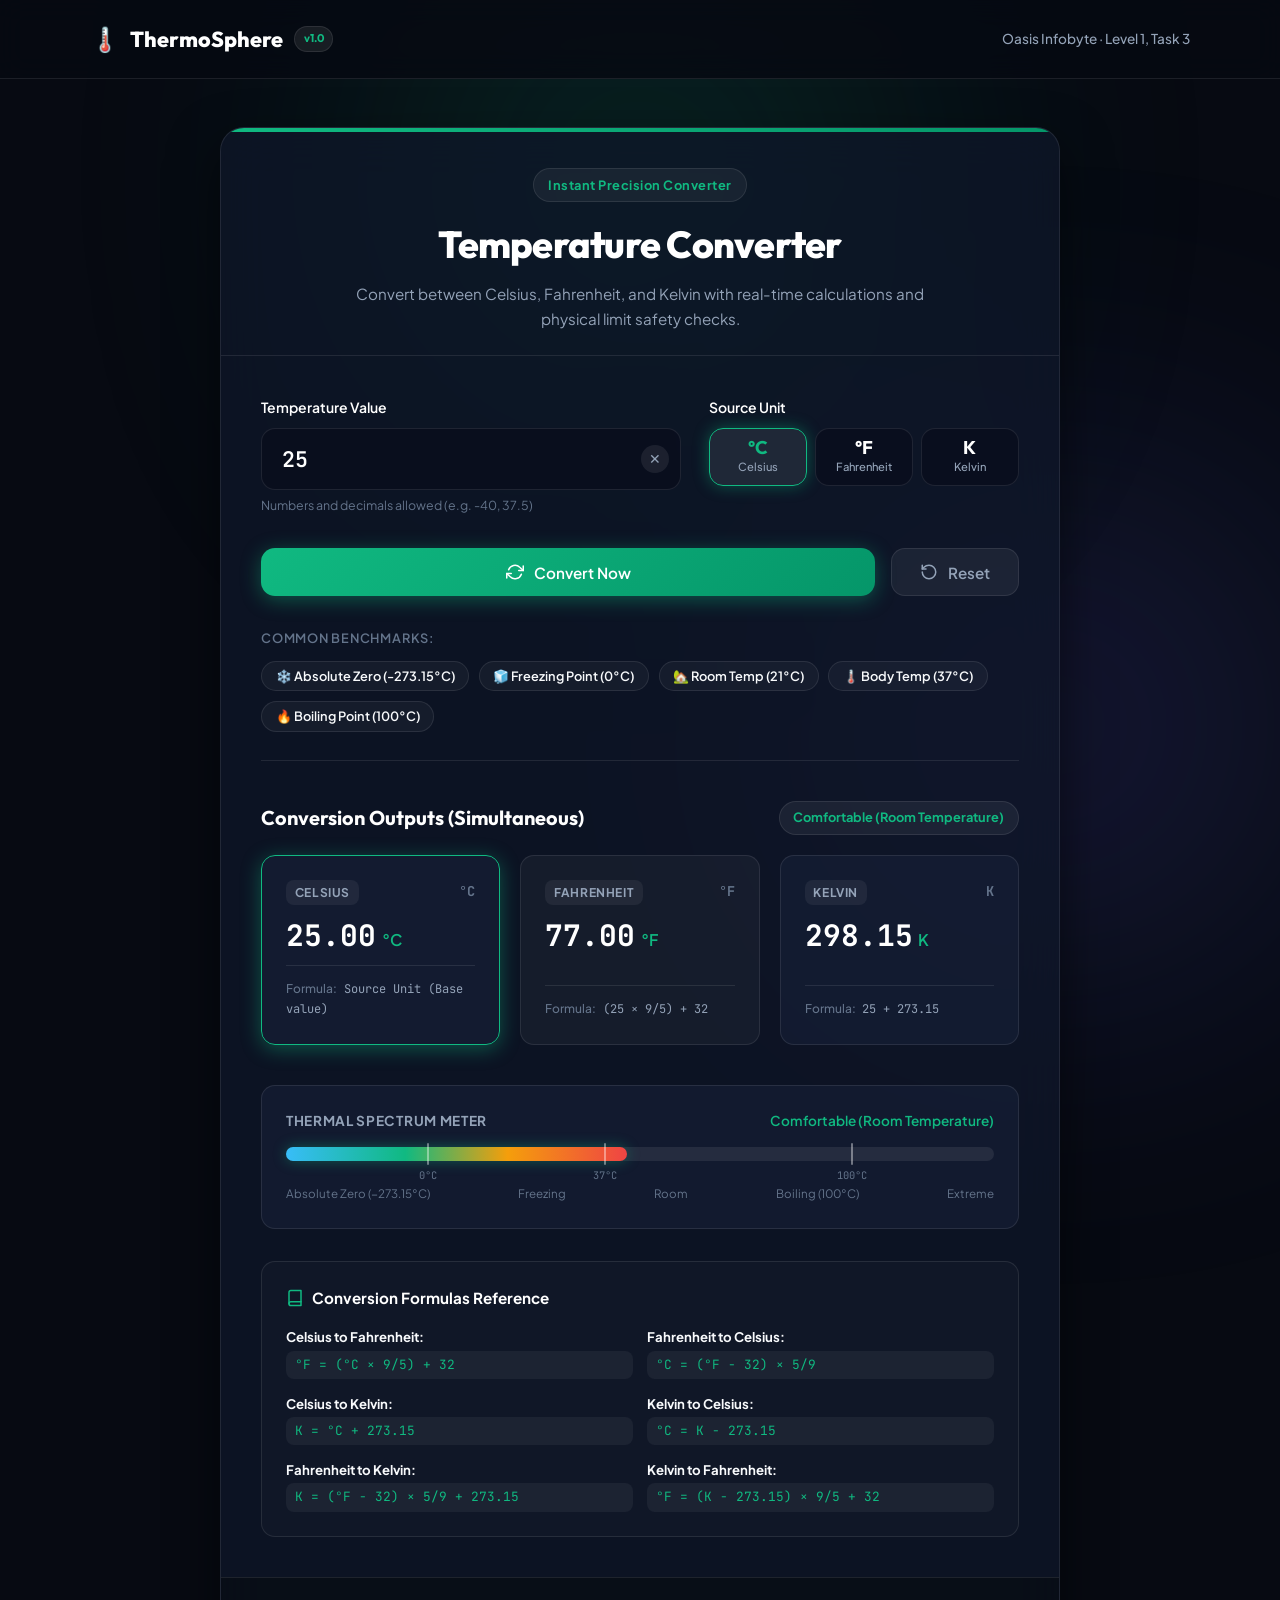
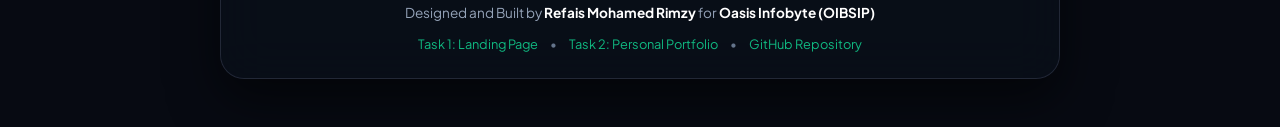
<file: Level-1/RefaisMohamedRimzy_Task3_TemperatureConverter/index.html>
<!DOCTYPE html>
<html lang="en">
<head>
    <meta charset="UTF-8">
    <meta name="viewport" content="width=device-width, initial-scale=1.0">
    <meta name="description" content="ThermoSphere - Smart Temperature Converter Tool. Convert seamlessly between Celsius, Fahrenheit, and Kelvin with real-time validation and visual thermal gauge. Built for Oasis Infobyte Task 3.">
    <meta name="keywords" content="Temperature Converter, Celsius, Fahrenheit, Kelvin, Oasis Infobyte, OIBSIP, Web Development">
    <meta name="author" content="Refais Mohamed Rimzy">
    <title>ThermoSphere | Smart Temperature Converter</title>
    
    <!-- Google Fonts -->
    <link rel="preconnect" href="https://fonts.googleapis.com">
    <link rel="preconnect" href="https://fonts.gstatic.com" crossorigin>
    <link href="https://fonts.googleapis.com/css2?family=Outfit:wght@400;500;600;700;800&family=Plus+Jakarta+Sans:wght@300;400;500;600;700&family=JetBrains+Mono:wght@400;600&display=swap" rel="stylesheet">
    
    <!-- Stylesheet -->
    <link rel="stylesheet" href="css/style.css">
</head>
<body class="theme-moderate">

    <!-- Ambient Glow Orbs -->
    <div class="thermal-glow thermal-glow-primary" id="glowPrimary" aria-hidden="true"></div>
    <div class="thermal-glow thermal-glow-secondary" id="glowSecondary" aria-hidden="true"></div>

    <!-- Header / Navbar -->
    <header class="app-header">
        <div class="header-container">
            <a href="#" class="app-brand">
                <span class="brand-icon">🌡️</span>
                <span class="brand-title">ThermoSphere</span>
                <span class="brand-badge">v1.0</span>
            </a>
            <div class="header-tagline">
                <span>Oasis Infobyte · Level 1, Task 3</span>
            </div>
        </div>
    </header>

    <main class="converter-wrapper">
        <div class="converter-card" id="converterCard">
            <!-- App Card Header -->
            <div class="card-header">
                <div class="card-badge">Instant Precision Converter</div>
                <h1 class="card-title">Temperature Converter</h1>
                <p class="card-subtitle">Convert between Celsius, Fahrenheit, and Kelvin with real-time calculations and physical limit safety checks.</p>
            </div>

            <!-- Absolute Zero Warning Banner -->
            <div class="alert-banner alert-warning" id="absoluteZeroAlert" role="alert">
                <div class="alert-icon">⚠️</div>
                <div class="alert-content">
                    <strong>Absolute Zero Violation:</strong>
                    <p id="absoluteZeroMsg">The value entered is below absolute zero (0 K / −273.15°C / −459.67°F). In physics, temperatures below absolute zero cannot exist under standard thermodynamic conditions.</p>
                </div>
            </div>

            <!-- Error Banner -->
            <div class="alert-banner alert-error" id="errorAlert" role="alert">
                <div class="alert-icon">❌</div>
                <div class="alert-content">
                    <strong>Invalid Input:</strong>
                    <p id="errorMsg">Please enter a valid numeric temperature value (e.g., 25, -10.5, 98.6).</p>
                </div>
            </div>

            <!-- Converter Form Controls -->
            <div class="converter-body">
                <div class="input-selection-grid">
                    <!-- Numeric Input Field -->
                    <div class="field-group">
                        <label for="tempInput" class="field-label">Temperature Value</label>
                        <div class="input-box">
                            <input 
                                type="text" 
                                id="tempInput" 
                                class="temp-input" 
                                placeholder="Enter value..." 
                                value="25"
                                autocomplete="off"
                                inputmode="decimal"
                            >
                            <button type="button" class="btn-clear" id="btnClear" title="Clear input" aria-label="Clear input">✕</button>
                        </div>
                        <span class="input-hint">Numbers and decimals allowed (e.g. -40, 37.5)</span>
                    </div>

                    <!-- Input Unit Selection -->
                    <div class="field-group">
                        <label class="field-label">Source Unit</label>
                        <div class="unit-selector" role="radiogroup" aria-label="Select source temperature unit">
                            <label class="unit-pill">
                                <input type="radio" name="sourceUnit" value="C" checked>
                                <span class="pill-content">
                                    <span class="pill-symbol">°C</span>
                                    <span class="pill-name">Celsius</span>
                                </span>
                            </label>

                            <label class="unit-pill">
                                <input type="radio" name="sourceUnit" value="F">
                                <span class="pill-content">
                                    <span class="pill-symbol">°F</span>
                                    <span class="pill-name">Fahrenheit</span>
                                </span>
                            </label>

                            <label class="unit-pill">
                                <input type="radio" name="sourceUnit" value="K">
                                <span class="pill-content">
                                    <span class="pill-symbol">K</span>
                                    <span class="pill-name">Kelvin</span>
                                </span>
                            </label>
                        </div>
                    </div>
                </div>

                <!-- Action Button Row -->
                <div class="actions-row">
                    <button type="button" class="btn btn-convert" id="btnConvert">
                        <svg width="18" height="18" viewBox="0 0 24 24" fill="none" stroke="currentColor" stroke-width="2" stroke-linecap="round" stroke-linejoin="round"><polyline points="23 4 23 10 17 10"></polyline><polyline points="1 20 1 14 7 14"></polyline><path d="M3.51 9a9 9 0 0 1 14.85-3.36L23 10M1 14l4.64 4.36A9 9 0 0 0 20.49 15"></path></svg>
                        <span>Convert Now</span>
                    </button>
                    <button type="button" class="btn btn-reset" id="btnReset">
                        <svg width="18" height="18" viewBox="0 0 24 24" fill="none" stroke="currentColor" stroke-width="2" stroke-linecap="round" stroke-linejoin="round"><path d="M3 12a9 9 0 1 0 9-9 9.75 9.75 0 0 0-6.74 2.74L3 8"></path><path d="M3 3v5h5"></path></svg>
                        <span>Reset</span>
                    </button>
                </div>

                <!-- Quick Presets -->
                <div class="presets-section">
                    <span class="presets-label">Common Benchmarks:</span>
                    <div class="presets-pills">
                        <button type="button" class="preset-btn" data-val="-273.15" data-unit="C">❄️ Absolute Zero (-273.15°C)</button>
                        <button type="button" class="preset-btn" data-val="0" data-unit="C">🧊 Freezing Point (0°C)</button>
                        <button type="button" class="preset-btn" data-val="21" data-unit="C">🏡 Room Temp (21°C)</button>
                        <button type="button" class="preset-btn" data-val="37" data-unit="C">🌡️ Body Temp (37°C)</button>
                        <button type="button" class="preset-btn" data-val="100" data-unit="C">🔥 Boiling Point (100°C)</button>
                    </div>
                </div>

                <!-- Simultaneous Multi-Unit Results Section -->
                <div class="results-section">
                    <div class="results-header">
                        <h2 class="results-title">Conversion Outputs (Simultaneous)</h2>
                        <span class="status-indicator" id="thermalStatusBadge">Moderate (Room Temperature)</span>
                    </div>

                    <div class="output-cards-grid">
                        <!-- Celsius Card -->
                        <div class="output-card" id="cardCelsius">
                            <div class="output-header">
                                <span class="unit-flag flag-c">Celsius</span>
                                <span class="unit-code">°C</span>
                            </div>
                            <div class="output-value-wrapper">
                                <span class="output-value" id="valCelsius">25.00</span>
                                <span class="output-unit-symbol">°C</span>
                            </div>
                            <div class="output-formula">
                                <span class="formula-label">Formula:</span>
                                <span class="formula-text" id="formulaCelsius">Base measurement</span>
                            </div>
                        </div>

                        <!-- Fahrenheit Card -->
                        <div class="output-card highlight" id="cardFahrenheit">
                            <div class="output-header">
                                <span class="unit-flag flag-f">Fahrenheit</span>
                                <span class="unit-code">°F</span>
                            </div>
                            <div class="output-value-wrapper">
                                <span class="output-value" id="valFahrenheit">77.00</span>
                                <span class="output-unit-symbol">°F</span>
                            </div>
                            <div class="output-formula">
                                <span class="formula-label">Formula:</span>
                                <span class="formula-text" id="formulaFahrenheit">(25 × 9/5) + 32</span>
                            </div>
                        </div>

                        <!-- Kelvin Card -->
                        <div class="output-card" id="cardKelvin">
                            <div class="output-header">
                                <span class="unit-flag flag-k">Kelvin</span>
                                <span class="unit-code">K</span>
                            </div>
                            <div class="output-value-wrapper">
                                <span class="output-value" id="valKelvin">298.15</span>
                                <span class="output-unit-symbol">K</span>
                            </div>
                            <div class="output-formula">
                                <span class="formula-label">Formula:</span>
                                <span class="formula-text" id="formulaKelvin">25 + 273.15</span>
                            </div>
                        </div>
                    </div>
                </div>

                <!-- Animated Thermal Gauge Visualizer -->
                <div class="thermal-visualizer">
                    <div class="visualizer-header">
                        <span class="vis-title">Thermal Spectrum Meter</span>
                        <span class="vis-indicator-text" id="visStatusText">Warm / Comfortable</span>
                    </div>
                    <div class="gauge-track">
                        <div class="gauge-fill" id="gaugeFill" style="width: 48%;"></div>
                        <div class="gauge-marker marker-freezing" style="left: 20%;" title="Freezing (0°C)">
                            <span class="marker-line"></span>
                            <span class="marker-label">0°C</span>
                        </div>
                        <div class="gauge-marker marker-body" style="left: 45%;" title="Body Temp (37°C)">
                            <span class="marker-line"></span>
                            <span class="marker-label">37°C</span>
                        </div>
                        <div class="gauge-marker marker-boiling" style="left: 80%;" title="Boiling (100°C)">
                            <span class="marker-line"></span>
                            <span class="marker-label">100°C</span>
                        </div>
                    </div>
                    <div class="gauge-scales">
                        <span>Absolute Zero (−273.15°C)</span>
                        <span>Freezing</span>
                        <span>Room</span>
                        <span>Boiling (100°C)</span>
                        <span>Extreme</span>
                    </div>
                </div>

                <!-- Mathematical Formulas Reference Box -->
                <div class="formulas-card">
                    <h3 class="formulas-title">
                        <svg width="18" height="18" viewBox="0 0 24 24" fill="none" stroke="currentColor" stroke-width="2" stroke-linecap="round" stroke-linejoin="round"><path d="M4 19.5A2.5 2.5 0 0 1 6.5 17H20"></path><path d="M6.5 2H20v20H6.5A2.5 2.5 0 0 1 4 19.5v-15A2.5 2.5 0 0 1 6.5 2z"></path></svg>
                        <span>Conversion Formulas Reference</span>
                    </h3>
                    <div class="formulas-grid">
                        <div class="formula-item">
                            <strong>Celsius to Fahrenheit:</strong>
                            <code>°F = (°C × 9/5) + 32</code>
                        </div>
                        <div class="formula-item">
                            <strong>Fahrenheit to Celsius:</strong>
                            <code>°C = (°F − 32) × 5/9</code>
                        </div>
                        <div class="formula-item">
                            <strong>Celsius to Kelvin:</strong>
                            <code>K = °C + 273.15</code>
                        </div>
                        <div class="formula-item">
                            <strong>Kelvin to Celsius:</strong>
                            <code>°C = K − 273.15</code>
                        </div>
                        <div class="formula-item">
                            <strong>Fahrenheit to Kelvin:</strong>
                            <code>K = (°F − 32) × 5/9 + 273.15</code>
                        </div>
                        <div class="formula-item">
                            <strong>Kelvin to Fahrenheit:</strong>
                            <code>°F = (K − 273.15) × 9/5 + 32</code>
                        </div>
                    </div>
                </div>
            </div>

            <!-- Card Footer -->
            <div class="card-footer">
                <p>Designed and Built by <strong>Refais Mohamed Rimzy</strong> for <strong>Oasis Infobyte (OIBSIP)</strong></p>
                <div class="footer-links">
                    <a href="../RefaisMohamedRimzy_Task1_LandingPage/index.html">Task 1: Landing Page</a>
                    <span class="sep">•</span>
                    <a href="../RefaisMohamedRimzy_Task2_Portfolio/index.html">Task 2: Personal Portfolio</a>
                    <span class="sep">•</span>
                    <a href="https://github.com/rimzy2002/OIBSIP" target="_blank" rel="noopener noreferrer">GitHub Repository</a>
                </div>
            </div>
        </div>
    </main>

    <!-- Scripts -->
    <script src="js/converter.js"></script>
</body>
</html>
</file>
<file: Level-1/RefaisMohamedRimzy_Task1_LandingPage/css/style.css>
/* CSS Custom Properties */
:root {
    --color-dark-forest: #2f3b2b;
    --color-sage: #dce6cf;
    --color-cream: #faf9f4;
    --color-orange: #e99a18;
    --color-coffee-brown: #4b2b20;
    --color-black: #111111;
    --color-muted-text: #555555;
    --color-white: #ffffff;
}

/* Box-sizing Reset */
*,
*::before,
*::after {
    box-sizing: border-box;
}

/* Body Reset & Basic Typography */
body {
    margin: 0;
    padding: 0;
    font-family: -apple-system, BlinkMacSystemFont, "Segoe UI", Roboto, Helvetica, Arial, sans-serif;
    background-color: var(--color-cream);
    color: var(--color-black);
    line-height: 1.6;
    overflow-x: hidden;
}

h1, h2, h3, h4, h5, h6 {
    color: var(--color-dark-forest);
    line-height: 1.2;
    margin-top: 0;
}

p {
    color: var(--color-muted-text);
}

/* Reusable Container */
.container {
    width: 100%;
    max-width: 1200px;
    margin: 0 auto;
    padding: 0 1rem;
}

/* Basic Image Responsiveness */
img {
    max-width: 100%;
    height: auto;
    display: block;
}

/* Utility Classes */
.section {
    padding: 4rem 0;
}

/* ==========================================================================
   Buttons
   ========================================================================== */
.btn {
    display: inline-block;
    padding: 0.75rem 1.5rem;
    text-decoration: none;
    font-weight: 600;
    border-radius: 5px;
    transition: background-color 0.3s ease, color 0.3s ease;
    text-align: center;
}

.btn-primary {
    background-color: var(--color-orange);
    color: var(--color-white);
}

.btn-primary:hover,
.btn-primary:focus {
    background-color: #d18815; /* Darker orange */
}

.btn-cta {
    background-color: var(--color-coffee-brown);
    color: var(--color-white);
    border-radius: 50px;
    padding: 0.6rem 1.25rem;
}

.btn-cta:hover,
.btn-cta:focus {
    background-color: #382018; /* Darker brown */
}

/* ==========================================================================
   Header & Navigation
   ========================================================================== */
.header {
    position: sticky;
    top: 0;
    z-index: 1000;
    background-color: var(--color-cream);
    box-shadow: 0 2px 10px rgba(0, 0, 0, 0.05);
}

.header-inner {
    display: flex;
    justify-content: space-between;
    align-items: center;
    padding: 1rem;
    flex-wrap: wrap; /* Responsive wrapping */
    gap: 1rem;
}

.logo a {
    font-size: 1.5rem;
    font-weight: bold;
    color: var(--color-dark-forest);
    text-decoration: none;
}

.main-nav {
    display: flex;
    align-items: center;
    gap: 2rem;
    flex-wrap: wrap; /* Responsive wrapping */
}

.main-nav ul {
    list-style: none;
    display: flex;
    gap: 1.5rem;
    margin: 0;
    padding: 0;
    flex-wrap: wrap; /* Responsive wrapping */
}

.main-nav a {
    text-decoration: none;
    color: var(--color-black);
    font-weight: 500;
    transition: color 0.3s ease;
}

.main-nav a.btn-cta {
    color: var(--color-white); /* Fix contrast issue */
}

.main-nav a:hover,
.main-nav a:focus {
    color: var(--color-orange);
}

/* ==========================================================================
   Hero Section
   ========================================================================== */
.hero {
    display: grid;
    grid-template-columns: 1fr;
    width: 100%;
    height: auto;
    min-height: 0;
    overflow: hidden;
}

@media (min-width: 769px) {
    .hero {
        grid-template-columns: minmax(0, 1fr) minmax(0, 1fr);
        height: 540px;
        min-height: 540px;
    }
}

.hero-left {
    display: flex;
    flex-direction: column;
    justify-content: center;
    align-items: flex-start;
    min-width: 0;
    padding: 3.5rem 1.5rem;
    background-color: var(--color-sage);
}

@media (min-width: 769px) {
    .hero-left {
        padding: clamp(3rem, 6vw, 6rem);
    }
}

.hero-left h1 {
    max-width: 580px;
    margin: 0;
    font-size: clamp(2.4rem, 11vw, 3.5rem);
    line-height: 1.03;
    letter-spacing: -0.03em;
    word-wrap: break-word; /* Prevent overflow */
}

@media (min-width: 769px) {
    .hero-left h1 {
        font-size: clamp(3rem, 5vw, 4.5rem);
    }
}

.hero-left p {
    max-width: 500px;
    margin: 1.5rem 0 0;
    font-size: 1.1rem;
    line-height: 1.7;
    color: var(--color-dark-forest);
}

.hero-cta {
    display: inline-flex;
    align-items: center;
    justify-content: center;
    margin-top: 2rem;
    padding: 0.95rem 1.5rem;
}

.hero-right {
    width: 100%;
    height: 300px;
    min-width: 0;
    overflow: hidden;
    background-color: var(--color-coffee-brown);
}

@media (min-width: 769px) {
    .hero-right {
        height: 540px;
    }
}

.hero-image {
    display: block;
    width: 100%;
    height: 100%;
    max-width: none;
    object-fit: cover;
    object-position: center 55%;
}

/* ==========================================================================
   Services Section
   ========================================================================== */
.services-grid {
    display: grid;
    grid-template-columns: 1fr;
    gap: 2rem;
    margin-top: 2rem;
}

@media (min-width: 768px) {
    .services-grid {
        grid-template-columns: repeat(2, 1fr); /* 2 columns on tablet */
        gap: 3rem;
    }
}

@media (min-width: 1024px) {
    .services-grid {
        grid-template-columns: repeat(3, 1fr); /* 3 columns on desktop */
    }
}

.service-item {
    text-align: center; /* Match reference */
}

.service-icon {
    color: var(--color-dark-forest);
    margin-bottom: 1rem;
    display: flex;
    justify-content: center;
}

.service-icon svg {
    width: 48px;
    height: 48px;
}

.service-item h3 {
    margin-bottom: 0.75rem;
}

.service-item p {
    margin: 0;
}

/* ==========================================================================
   About Section
   ========================================================================== */
.about {
    background-color: var(--color-white);
}

.about-grid {
    display: grid;
    grid-template-columns: 1fr;
    gap: 3rem;
    align-items: center;
}

@media (min-width: 768px) {
    .about-grid {
        grid-template-columns: 1fr 1fr;
        gap: 4rem;
    }
}

.label {
    display: inline-block;
    font-size: 0.875rem;
    text-transform: uppercase;
    letter-spacing: 1px;
    font-weight: 700;
    color: var(--color-black); /* Match reference */
    margin-bottom: 0.5rem;
}

.about-image-wrapper {
    width: 100%;
}

.about-image {
    width: 100%;
    height: 100%;
    min-height: 400px;
    object-fit: cover;
    border-radius: 12px;
    background-color: var(--color-sage); /* Fallback */
}

/* ==========================================================================
   Testimonials Section
   ========================================================================== */
.testimonials h2 {
    text-align: center;
}

.testimonials-grid {
    display: grid;
    grid-template-columns: 1fr; /* 1 column mobile */
    gap: 2rem;
    margin-top: 2rem;
}

@media (min-width: 768px) {
    .testimonials-grid {
        grid-template-columns: repeat(2, 1fr); /* 2 columns tablet */
    }
}

@media (min-width: 1024px) {
    .testimonials-grid {
        grid-template-columns: repeat(3, 1fr); /* 3 columns desktop */
    }
}

.testimonial-card {
    background-color: var(--color-white);
    padding: 2rem;
    border-radius: 12px;
    box-shadow: 0 4px 12px rgba(0, 0, 0, 0.1); /* Subtle shadow */
    display: flex;
    flex-direction: column;
}

.stars {
    color: var(--color-orange);
    font-size: 1.25rem;
    margin-bottom: 1rem;
}

.quote {
    font-style: italic;
    margin-bottom: 1.5rem;
    flex-grow: 1; /* Pushes customer info to bottom, keeping heights equal */
    word-wrap: break-word; /* Prevent overflow */
}

.customer-info {
    display: flex;
    align-items: center;
    gap: 1rem;
}

.avatar-placeholder {
    width: 40px;
    height: 40px;
    border-radius: 50%;
    background-color: var(--color-sage);
    flex-shrink: 0;
}

.customer-details {
    display: flex;
    flex-direction: column;
}

.customer-name {
    font-weight: 700;
    color: var(--color-dark-forest);
}

.customer-category {
    font-size: 0.875rem;
    color: var(--color-muted-text);
}

.disclaimer {
    font-size: 0.875rem;
    color: var(--color-muted-text);
    margin-bottom: 1rem;
    text-align: center;
}

/* ==========================================================================
   CTA Section
   ========================================================================== */
.cta {
    position: relative;
    padding: 6rem 0;
    background-color: var(--color-dark-forest); /* Fallback */
    background-image: url('../assets/images/coffee_bean_background.jpg');
    background-size: cover;
    background-position: center;
    color: var(--color-white);
    text-align: center;
}

.cta-overlay {
    position: absolute;
    top: 0;
    left: 0;
    width: 100%;
    height: 100%;
    background-color: rgba(47, 59, 43, 0.85); /* Dark forest with opacity */
    z-index: 1;
}

.cta-content {
    position: relative;
    z-index: 2;
    max-width: 600px;
    margin: 0 auto;
}

.cta-content h2 {
    color: var(--color-orange);
    font-size: clamp(1.75rem, 4vw, 2.5rem);
    margin: 1rem 0;
}

.cta-content p {
    color: var(--color-sage);
    font-size: 1.125rem;
    margin-bottom: 2rem;
}

.cta-form {
    display: flex;
    flex-direction: column; /* Stacked on narrow screens */
    gap: 1rem;
    margin-bottom: 1rem;
    justify-content: center;
}

@media (min-width: 576px) {
    .cta-form {
        flex-direction: row; /* Inline on wider screens */
    }
}

.cta-form input {
    flex-grow: 1;
    padding: 0.75rem 1rem;
    border: 1px solid var(--color-sage);
    border-radius: 5px;
    font-size: 1rem;
    width: 100%; /* Ensure full width on mobile */
}

@media (min-width: 576px) {
    .cta-form input {
        width: auto;
    }
}

.visually-hidden {
    position: absolute;
    width: 1px;
    height: 1px;
    margin: -1px;
    padding: 0;
    overflow: hidden;
    clip: rect(0, 0, 0, 0);
    border: 0;
}

/* ==========================================================================
   Footer
   ========================================================================== */
.footer {
    background-color: var(--color-dark-forest);
    color: var(--color-white);
    padding: 4rem 0 2rem;
}

.footer-grid {
    display: grid;
    grid-template-columns: 1fr; /* Stacked on mobile */
    gap: 3rem;
    margin-bottom: 3rem;
}

@media (min-width: 768px) {
    .footer-grid {
        grid-template-columns: 1fr 1fr; /* 2 columns on tablet */
    }
}

@media (min-width: 1024px) {
    .footer-grid {
        grid-template-columns: 2fr 1fr 1fr; /* 3 columns on desktop */
    }
}

.footer-brand .logo {
    font-size: 1.5rem;
    font-weight: bold;
    color: var(--color-white);
    margin-bottom: 1rem;
}

.footer-brand p {
    color: var(--color-sage);
}

.footer-brand a {
    color: var(--color-orange);
    text-decoration: none;
}

.footer h3 {
    color: var(--color-white);
    margin-bottom: 1.5rem;
}

.footer ul {
    list-style: none;
    padding: 0;
    margin: 0;
}

.footer ul li {
    margin-bottom: 0.75rem;
}

.footer ul a {
    color: var(--color-sage);
    text-decoration: none;
    transition: color 0.3s ease;
}

.footer ul a:hover,
.footer ul a:focus {
    color: var(--color-orange);
}

.footer-bottom {
    border-top: 1px solid rgba(220, 230, 207, 0.2); /* Sage with opacity */
    padding-top: 2rem;
    text-align: center;
}

.footer-bottom p {
    margin: 0;
    color: var(--color-sage);
    font-size: 0.875rem;
}
</file>
<file: Level-1/RefaisMohamedRimzy_Task2_Portfolio/css/style.css>
/* ==========================================================================
   Refais Mohamed Rimzy | Personal Portfolio Stylesheet
   Oasis Infobyte Internship - Web Development & Designing (Level 1, Task 2)
   ========================================================================== */

/* --------------------------------------------------------------------------
   1. CSS Custom Properties (Design Tokens)
   -------------------------------------------------------------------------- */
:root {
    --bg-primary: #090d16;
    --bg-secondary: #0f172a;
    --bg-card: rgba(15, 23, 42, 0.75);
    --bg-card-hover: rgba(30, 41, 59, 0.85);
    --bg-glass: rgba(15, 23, 42, 0.8);
    
    --border-subtle: rgba(255, 255, 255, 0.08);
    --border-hover: rgba(99, 102, 241, 0.4);
    
    --text-primary: #f8fafc;
    --text-secondary: #94a3b8;
    --text-muted: #64748b;
    --text-white: #ffffff;
    
    --primary-indigo: #6366f1;
    --primary-indigo-hover: #4f46e5;
    --primary-cyan: #06b6d4;
    --accent-purple: #8b5cf6;
    --accent-emerald: #10b981;
    
    --gradient-primary: linear-gradient(135deg, #6366f1 0%, #06b6d4 100%);
    --gradient-glow: linear-gradient(135deg, rgba(99, 102, 241, 0.15) 0%, rgba(6, 182, 212, 0.15) 100%);
    --gradient-card: linear-gradient(180deg, rgba(255, 255, 255, 0.04) 0%, rgba(255, 255, 255, 0.01) 100%);
    
    --font-heading: 'Outfit', -apple-system, BlinkMacSystemFont, 'Segoe UI', Roboto, sans-serif;
    --font-body: 'Plus Jakarta Sans', -apple-system, BlinkMacSystemFont, 'Segoe UI', Roboto, sans-serif;
    
    --shadow-sm: 0 2px 8px rgba(0, 0, 0, 0.2);
    --shadow-md: 0 8px 24px rgba(0, 0, 0, 0.35);
    --shadow-lg: 0 16px 40px rgba(0, 0, 0, 0.5);
    --shadow-glow: 0 0 35px rgba(99, 102, 241, 0.25);
    
    --radius-sm: 8px;
    --radius-md: 14px;
    --radius-lg: 20px;
    --radius-full: 9999px;
    
    --transition-fast: 0.2s cubic-bezier(0.4, 0, 0.2, 1);
    --transition-normal: 0.3s cubic-bezier(0.4, 0, 0.2, 1);
}

/* --------------------------------------------------------------------------
   2. Reset & Global Base
   -------------------------------------------------------------------------- */
*, *::before, *::after {
    box-sizing: border-box;
    margin: 0;
    padding: 0;
}

html {
    scroll-behavior: smooth;
    font-size: 16px;
}

body {
    background-color: var(--bg-primary);
    color: var(--text-primary);
    font-family: var(--font-body);
    font-size: 1rem;
    line-height: 1.65;
    overflow-x: hidden;
    position: relative;
    -webkit-font-smoothing: antialiased;
}

img, svg {
    display: block;
    max-width: 100%;
}

a {
    color: inherit;
    text-decoration: none;
    transition: color var(--transition-fast);
}

button {
    font-family: inherit;
    cursor: pointer;
    border: none;
    outline: none;
    background: transparent;
}

ul {
    list-style: none;
}

/* Container */
.container {
    width: 100%;
    max-width: 1200px;
    margin-left: auto;
    margin-right: auto;
    padding-left: 1.5rem;
    padding-right: 1.5rem;
}

/* Typography Utilities */
h1, h2, h3, h4 {
    font-family: var(--font-heading);
    color: var(--text-white);
    line-height: 1.25;
    font-weight: 700;
}

.gradient-text {
    background: var(--gradient-primary);
    -webkit-background-clip: text;
    -webkit-text-fill-color: transparent;
    display: inline-block;
}

.text-white {
    color: var(--text-white);
}

.text-center {
    text-align: center;
}

/* Background Ambient Glow Orbs */
.bg-glow {
    position: fixed;
    width: 600px;
    height: 600px;
    border-radius: 50%;
    filter: blur(140px);
    pointer-events: none;
    z-index: 0;
    opacity: 0.45;
}

.glow-top {
    top: -150px;
    right: -100px;
    background: radial-gradient(circle, rgba(99, 102, 241, 0.4) 0%, rgba(99, 102, 241, 0) 70%);
}

.glow-bottom {
    bottom: 10%;
    left: -150px;
    background: radial-gradient(circle, rgba(6, 182, 212, 0.35) 0%, rgba(6, 182, 212, 0) 70%);
}

/* --------------------------------------------------------------------------
   3. Buttons & Interactive Elements
   -------------------------------------------------------------------------- */
.btn {
    display: inline-flex;
    align-items: center;
    justify-content: center;
    gap: 0.5rem;
    font-weight: 600;
    font-size: 0.95rem;
    padding: 0.8rem 1.6rem;
    border-radius: var(--radius-md);
    transition: all var(--transition-normal);
    position: relative;
    overflow: hidden;
}

.btn-primary {
    background: var(--gradient-primary);
    color: #ffffff;
    box-shadow: 0 4px 18px rgba(99, 102, 241, 0.35);
}

.btn-primary:hover {
    transform: translateY(-2px);
    box-shadow: 0 6px 24px rgba(99, 102, 241, 0.5);
}

.btn-secondary {
    background: rgba(255, 255, 255, 0.06);
    color: var(--text-primary);
    border: 1px solid var(--border-subtle);
    backdrop-filter: blur(8px);
}

.btn-secondary:hover {
    background: rgba(255, 255, 255, 0.12);
    border-color: rgba(255, 255, 255, 0.2);
    transform: translateY(-2px);
}

.btn-outline {
    background: transparent;
    color: var(--primary-cyan);
    border: 1px solid rgba(6, 182, 212, 0.4);
}

.btn-outline:hover {
    background: rgba(6, 182, 212, 0.1);
    border-color: var(--primary-cyan);
    transform: translateY(-2px);
}

.btn-sm {
    padding: 0.55rem 1.1rem;
    font-size: 0.85rem;
    border-radius: var(--radius-sm);
}

.btn-block {
    width: 100%;
}

.btn-icon {
    transition: transform var(--transition-fast);
}

.btn:hover .btn-icon {
    transform: translateX(3px);
}

/* --------------------------------------------------------------------------
   4. Site Header & Navigation
   -------------------------------------------------------------------------- */
.site-header {
    position: fixed;
    top: 0;
    left: 0;
    width: 100%;
    z-index: 100;
    background: rgba(9, 13, 22, 0.82);
    backdrop-filter: blur(16px);
    -webkit-backdrop-filter: blur(16px);
    border-bottom: 1px solid var(--border-subtle);
    transition: all var(--transition-normal);
}

.nav-container {
    display: flex;
    align-items: center;
    justify-content: space-between;
    height: 72px;
}

.brand-logo {
    font-family: var(--font-heading);
    font-size: 1.45rem;
    font-weight: 800;
    letter-spacing: -0.02em;
    color: var(--text-white);
}

.logo-accent {
    color: var(--primary-cyan);
}

.desktop-nav .nav-list {
    display: flex;
    align-items: center;
    gap: 2rem;
}

.nav-link {
    font-size: 0.95rem;
    font-weight: 500;
    color: var(--text-secondary);
    position: relative;
    padding: 0.25rem 0;
}

.nav-link:hover, .nav-link.active {
    color: var(--text-white);
}

.nav-link::after {
    content: '';
    position: absolute;
    bottom: -2px;
    left: 0;
    width: 0;
    height: 2px;
    background: var(--gradient-primary);
    transition: width var(--transition-normal);
    border-radius: var(--radius-full);
}

.nav-link:hover::after, .nav-link.active::after {
    width: 100%;
}

.nav-actions {
    display: flex;
    align-items: center;
    gap: 1rem;
}

.mobile-toggle {
    display: none;
    flex-direction: column;
    justify-content: space-around;
    width: 38px;
    height: 38px;
    padding: 7px;
    border-radius: var(--radius-sm);
    background: rgba(255, 255, 255, 0.05);
    border: 1px solid var(--border-subtle);
}

.hamburger-line {
    width: 100%;
    height: 2px;
    background-color: var(--text-primary);
    border-radius: 2px;
    transition: all var(--transition-normal);
}

/* Mobile Toggle Active State */
.mobile-toggle.active .hamburger-line:nth-child(1) {
    transform: translateY(7px) rotate(45deg);
}
.mobile-toggle.active .hamburger-line:nth-child(2) {
    opacity: 0;
}
.mobile-toggle.active .hamburger-line:nth-child(3) {
    transform: translateY(-7px) rotate(-45deg);
}

/* Mobile Drawer */
.mobile-drawer {
    display: none;
    position: fixed;
    top: 72px;
    left: 0;
    width: 100%;
    background: rgba(9, 13, 22, 0.96);
    backdrop-filter: blur(20px);
    -webkit-backdrop-filter: blur(20px);
    border-bottom: 1px solid var(--border-subtle);
    padding: 1.5rem 1.5rem 2rem;
    box-shadow: var(--shadow-lg);
    transform: translateY(-100%);
    opacity: 0;
    pointer-events: none;
    transition: all var(--transition-normal);
}

.mobile-drawer.open {
    transform: translateY(0);
    opacity: 1;
    pointer-events: auto;
}

.mobile-nav-list {
    display: flex;
    flex-direction: column;
    gap: 1.25rem;
    margin-bottom: 1.5rem;
}

.mobile-nav-link {
    font-size: 1.1rem;
    font-weight: 600;
    color: var(--text-secondary);
}

.mobile-nav-link:hover {
    color: var(--primary-cyan);
}

/* --------------------------------------------------------------------------
   5. Hero / Profile Section
   -------------------------------------------------------------------------- */
.hero-section {
    position: relative;
    z-index: 1;
    padding-top: calc(72px + 4.5rem);
    padding-bottom: 4rem;
}

.hero-container {
    display: grid;
    grid-template-columns: 1.2fr 0.8fr;
    align-items: center;
    gap: 3.5rem;
}

.status-badge {
    display: inline-flex;
    align-items: center;
    gap: 0.6rem;
    padding: 0.45rem 1rem;
    background: rgba(16, 185, 129, 0.1);
    border: 1px solid rgba(16, 185, 129, 0.25);
    border-radius: var(--radius-full);
    font-size: 0.85rem;
    font-weight: 600;
    color: var(--accent-emerald);
    margin-bottom: 1.5rem;
}

.pulse-dot {
    width: 8px;
    height: 8px;
    background-color: var(--accent-emerald);
    border-radius: 50%;
    box-shadow: 0 0 0 0 rgba(16, 185, 129, 0.7);
    animation: pulse 2s infinite;
}

@keyframes pulse {
    0% {
        box-shadow: 0 0 0 0 rgba(16, 185, 129, 0.7);
    }
    70% {
        box-shadow: 0 0 0 10px rgba(16, 185, 129, 0);
    }
    100% {
        box-shadow: 0 0 0 0 rgba(16, 185, 129, 0);
    }
}

.hero-title {
    font-size: 3.25rem;
    line-height: 1.15;
    margin-bottom: 1.25rem;
    letter-spacing: -0.03em;
}

.hero-subtitle {
    font-size: 1.15rem;
    color: var(--text-secondary);
    margin-bottom: 2rem;
    max-width: 580px;
}

.hero-cta-group {
    display: flex;
    align-items: center;
    gap: 1rem;
    margin-bottom: 2.5rem;
}

.hero-social-links {
    display: flex;
    align-items: center;
    gap: 1.25rem;
}

.social-label {
    font-size: 0.875rem;
    color: var(--text-muted);
    font-weight: 500;
}

.social-icons {
    display: flex;
    align-items: center;
    gap: 0.75rem;
}

.social-btn {
    display: flex;
    align-items: center;
    justify-content: center;
    width: 42px;
    height: 42px;
    border-radius: 50%;
    background: rgba(255, 255, 255, 0.04);
    border: 1px solid var(--border-subtle);
    color: var(--text-secondary);
    transition: all var(--transition-fast);
}

.social-btn:hover {
    color: var(--text-white);
    background: var(--gradient-primary);
    border-color: transparent;
    transform: translateY(-3px);
    box-shadow: 0 4px 14px rgba(99, 102, 241, 0.4);
}

/* Avatar Card & Floaters */
.hero-visual {
    display: flex;
    justify-content: center;
}

.avatar-card {
    position: relative;
    width: 320px;
    height: 320px;
}

.avatar-wrapper {
    width: 100%;
    height: 100%;
    border-radius: 50%;
    padding: 8px;
    background: var(--gradient-primary);
    box-shadow: var(--shadow-glow);
    display: flex;
    align-items: center;
    justify-content: center;
}

.developer-avatar {
    width: 100%;
    height: 100%;
    border-radius: 50%;
}

.floating-badge {
    position: absolute;
    display: flex;
    align-items: center;
    gap: 0.5rem;
    padding: 0.6rem 1rem;
    background: rgba(15, 23, 42, 0.88);
    border: 1px solid var(--border-subtle);
    border-radius: var(--radius-full);
    backdrop-filter: blur(12px);
    box-shadow: var(--shadow-md);
    font-size: 0.825rem;
    font-weight: 600;
    color: var(--text-white);
    animation: float 4s ease-in-out infinite;
}

.badge-1 {
    top: 10px;
    left: -35px;
    animation-delay: 0s;
}

.badge-2 {
    bottom: 25px;
    left: -40px;
    animation-delay: 1.5s;
}

.badge-3 {
    top: 50%;
    right: -45px;
    animation-delay: 2.5s;
}

@keyframes float {
    0%, 100% {
        transform: translateY(0);
    }
    50% {
        transform: translateY(-8px);
    }
}

/* Hero Metrics Banner */
.hero-metrics {
    margin-top: 4rem;
}

.metrics-grid {
    display: grid;
    grid-template-columns: repeat(4, 1fr);
    gap: 1.5rem;
    padding: 2rem;
    background: var(--bg-card);
    border: 1px solid var(--border-subtle);
    border-radius: var(--radius-lg);
    backdrop-filter: blur(12px);
}

.metric-card {
    text-align: center;
    border-right: 1px solid var(--border-subtle);
}

.metric-card:last-child {
    border-right: none;
}

.metric-number {
    display: block;
    font-family: var(--font-heading);
    font-size: 2.1rem;
    font-weight: 800;
    background: var(--gradient-primary);
    -webkit-background-clip: text;
    -webkit-text-fill-color: transparent;
    line-height: 1.1;
    margin-bottom: 0.35rem;
}

.metric-label {
    font-size: 0.85rem;
    color: var(--text-secondary);
    font-weight: 500;
}

/* --------------------------------------------------------------------------
   6. Section Component Shared Header
   -------------------------------------------------------------------------- */
.section {
    position: relative;
    z-index: 1;
    padding-top: 5rem;
    padding-bottom: 5rem;
}

.section-badge {
    display: inline-block;
    padding: 0.35rem 0.9rem;
    background: rgba(99, 102, 241, 0.12);
    border: 1px solid rgba(99, 102, 241, 0.25);
    border-radius: var(--radius-full);
    font-size: 0.8rem;
    font-weight: 700;
    text-transform: uppercase;
    letter-spacing: 0.08em;
    color: var(--primary-cyan);
    margin-bottom: 0.75rem;
}

.section-title {
    font-size: 2.35rem;
    letter-spacing: -0.02em;
    margin-bottom: 0.75rem;
}

.section-subtitle {
    font-size: 1.05rem;
    color: var(--text-secondary);
    max-width: 620px;
    margin-left: auto;
    margin-right: auto;
    margin-bottom: 3.5rem;
}

/* --------------------------------------------------------------------------
   7. About Section
   -------------------------------------------------------------------------- */
.about-grid {
    display: grid;
    grid-template-columns: 1.15fr 0.85fr;
    gap: 3rem;
    align-items: center;
}

.about-text-card {
    background: var(--bg-card);
    border: 1px solid var(--border-subtle);
    border-radius: var(--radius-lg);
    padding: 2.5rem;
    backdrop-filter: blur(10px);
}

.about-heading {
    font-size: 1.6rem;
    margin-bottom: 1.25rem;
}

.about-bio {
    color: var(--text-secondary);
    margin-bottom: 1.25rem;
    line-height: 1.7;
}

.about-details-list {
    margin-top: 2rem;
    padding-top: 1.5rem;
    border-top: 1px solid var(--border-subtle);
    display: grid;
    grid-template-columns: repeat(2, 1fr);
    gap: 1rem;
}

.detail-item {
    font-size: 0.9rem;
}

.detail-label {
    color: var(--text-muted);
    font-weight: 600;
    margin-right: 0.4rem;
}

.detail-value {
    color: var(--text-white);
    font-weight: 500;
}

.detail-value a {
    color: var(--primary-cyan);
}

.detail-value a:hover {
    text-decoration: underline;
}

.about-features-grid {
    display: grid;
    grid-template-columns: repeat(2, 1fr);
    gap: 1.25rem;
}

.feature-card {
    background: var(--bg-card);
    border: 1px solid var(--border-subtle);
    border-radius: var(--radius-md);
    padding: 1.75rem 1.5rem;
    transition: all var(--transition-normal);
}

.feature-card:hover {
    transform: translateY(-4px);
    border-color: var(--border-hover);
    box-shadow: var(--shadow-md);
}

.feature-icon {
    display: inline-flex;
    align-items: center;
    justify-content: center;
    width: 48px;
    height: 48px;
    border-radius: var(--radius-md);
    background: rgba(99, 102, 241, 0.12);
    color: var(--primary-cyan);
    margin-bottom: 1rem;
}

.feature-card h4 {
    font-size: 1.1rem;
    margin-bottom: 0.5rem;
}

.feature-card p {
    font-size: 0.875rem;
    color: var(--text-secondary);
    line-height: 1.55;
}

/* --------------------------------------------------------------------------
   8. Skills Section
   -------------------------------------------------------------------------- */
.skills-grid {
    display: grid;
    grid-template-columns: repeat(3, 1fr);
    gap: 2rem;
}

.skill-category-card {
    background: var(--bg-card);
    border: 1px solid var(--border-subtle);
    border-radius: var(--radius-lg);
    padding: 2.25rem 2rem;
    transition: all var(--transition-normal);
    display: flex;
    flex-direction: column;
}

.skill-category-card:hover {
    border-color: var(--border-hover);
    transform: translateY(-4px);
    box-shadow: var(--shadow-md);
}

.category-header {
    display: flex;
    align-items: center;
    gap: 1rem;
    margin-bottom: 1.75rem;
}

.category-icon {
    display: flex;
    align-items: center;
    justify-content: center;
    width: 48px;
    height: 48px;
    border-radius: var(--radius-md);
}

.icon-cyan {
    background: rgba(6, 182, 212, 0.15);
    color: var(--primary-cyan);
}

.icon-indigo {
    background: rgba(99, 102, 241, 0.15);
    color: var(--primary-indigo);
}

.icon-purple {
    background: rgba(139, 92, 246, 0.15);
    color: var(--accent-purple);
}

.category-header h3 {
    font-size: 1.25rem;
    line-height: 1.2;
}

.category-desc {
    font-size: 0.825rem;
    color: var(--text-muted);
}

.skill-tags {
    display: flex;
    flex-wrap: wrap;
    gap: 0.65rem;
}

.skill-pill {
    display: inline-block;
    padding: 0.45rem 0.95rem;
    background: rgba(255, 255, 255, 0.04);
    border: 1px solid var(--border-subtle);
    border-radius: var(--radius-full);
    font-size: 0.85rem;
    font-weight: 500;
    color: var(--text-primary);
    transition: all var(--transition-fast);
}

.skill-pill:hover {
    background: rgba(99, 102, 241, 0.18);
    border-color: var(--primary-indigo);
    color: var(--text-white);
    transform: translateY(-2px);
}

/* --------------------------------------------------------------------------
   9. Featured Projects Section
   -------------------------------------------------------------------------- */
.projects-grid {
    display: grid;
    grid-template-columns: repeat(3, 1fr);
    gap: 2rem;
}

.project-card {
    background: var(--bg-card);
    border: 1px solid var(--border-subtle);
    border-radius: var(--radius-lg);
    overflow: hidden;
    display: flex;
    flex-direction: column;
    transition: all var(--transition-normal);
}

.project-card:hover {
    transform: translateY(-6px);
    border-color: var(--border-hover);
    box-shadow: var(--shadow-lg);
}

.project-media {
    position: relative;
    background: #0d1322;
    padding: 1rem;
    border-bottom: 1px solid var(--border-subtle);
}

.project-overlay {
    position: absolute;
    top: 1rem;
    right: 1rem;
    z-index: 2;
}

.project-tag {
    font-size: 0.75rem;
    font-weight: 700;
    padding: 0.3rem 0.75rem;
    background: rgba(99, 102, 241, 0.9);
    color: #ffffff;
    border-radius: var(--radius-full);
}

/* Preview Mockup UI Elements */
.project-preview-mockup {
    border-radius: var(--radius-md);
    background: #151d30;
    border: 1px solid var(--border-subtle);
    overflow: hidden;
    height: 170px;
    display: flex;
    flex-direction: column;
}

.mockup-bar {
    display: flex;
    align-items: center;
    gap: 6px;
    padding: 8px 12px;
    background: rgba(0, 0, 0, 0.3);
    border-bottom: 1px solid var(--border-subtle);
}

.mock-dot {
    width: 8px;
    height: 8px;
    border-radius: 50%;
}
.mock-dot.red { background-color: #ef4444; }
.mock-dot.yellow { background-color: #f59e0b; }
.mock-dot.green { background-color: #10b981; }

.mock-title {
    font-size: 0.75rem;
    color: var(--text-muted);
    margin-left: 8px;
    font-family: monospace;
}

.mockup-body {
    flex: 1;
    display: flex;
    align-items: center;
    justify-content: center;
    padding: 1rem;
    text-align: center;
}

.ecobrew-preview .mock-banner {
    background: rgba(99, 102, 241, 0.15);
    padding: 0.85rem;
    border-radius: var(--radius-sm);
    border: 1px solid rgba(99, 102, 241, 0.3);
}

.ecobrew-preview h4 {
    font-size: 0.9rem;
    color: var(--primary-cyan);
    margin-bottom: 0.25rem;
}

.ecobrew-preview p {
    font-size: 0.75rem;
    color: var(--text-secondary);
}

.thermosphere-preview .mock-temp-display {
    text-align: center;
    width: 100%;
}

.mock-temp-val {
    font-size: 1.1rem;
    font-weight: 700;
    color: #f97316;
    margin-bottom: 0.5rem;
}

.mock-temp-meter {
    height: 8px;
    background: rgba(255, 255, 255, 0.1);
    border-radius: var(--radius-full);
    overflow: hidden;
}

.mock-meter-fill {
    display: block;
    width: 65%;
    height: 100%;
    background: linear-gradient(90deg, #06b6d4, #f97316);
}

.mern-preview .mock-dashboard-grid {
    display: flex;
    flex-direction: column;
    gap: 8px;
    width: 100%;
}

.dash-block {
    height: 10px;
    border-radius: 4px;
    background: rgba(99, 102, 241, 0.25);
}
.w-40 { width: 40%; }
.w-60 { width: 60%; }
.w-100 { width: 100%; }

/* Project Information */
.project-info {
    padding: 1.75rem;
    display: flex;
    flex-direction: column;
    flex: 1;
}

.project-header {
    display: flex;
    align-items: flex-start;
    justify-content: space-between;
    gap: 0.75rem;
    margin-bottom: 0.75rem;
}

.project-title {
    font-size: 1.25rem;
    line-height: 1.3;
}

.project-level-badge {
    font-size: 0.75rem;
    font-weight: 700;
    color: var(--primary-cyan);
    background: rgba(6, 182, 212, 0.12);
    border: 1px solid rgba(6, 182, 212, 0.25);
    border-radius: var(--radius-sm);
    padding: 0.2rem 0.55rem;
    white-space: nowrap;
}

.project-desc {
    font-size: 0.9rem;
    color: var(--text-secondary);
    line-height: 1.6;
    margin-bottom: 1.25rem;
    flex: 1;
}

.project-tech-stack {
    display: flex;
    flex-wrap: wrap;
    gap: 0.5rem;
    margin-bottom: 1.5rem;
}

.tech-item {
    font-size: 0.75rem;
    font-weight: 600;
    color: var(--text-muted);
    background: rgba(255, 255, 255, 0.04);
    padding: 0.25rem 0.65rem;
    border-radius: var(--radius-sm);
}

.project-links {
    display: flex;
    align-items: center;
    gap: 0.85rem;
}

/* --------------------------------------------------------------------------
   10. Experience Timeline Section
   -------------------------------------------------------------------------- */
.timeline-wrapper {
    max-width: 800px;
    margin: 0 auto;
    position: relative;
}

.timeline-wrapper::before {
    content: '';
    position: absolute;
    top: 0;
    bottom: 0;
    left: 20px;
    width: 2px;
    background: linear-gradient(180deg, var(--primary-indigo), var(--primary-cyan), transparent);
}

.timeline-item {
    position: relative;
    padding-left: 55px;
    margin-bottom: 2.5rem;
}

.timeline-dot {
    position: absolute;
    left: 13px;
    top: 4px;
    width: 16px;
    height: 16px;
    border-radius: 50%;
    background: var(--bg-primary);
    border: 3px solid var(--primary-cyan);
    box-shadow: 0 0 10px rgba(6, 182, 212, 0.8);
}

.timeline-card {
    background: var(--bg-card);
    border: 1px solid var(--border-subtle);
    border-radius: var(--radius-lg);
    padding: 2rem;
    transition: all var(--transition-normal);
}

.timeline-card:hover {
    border-color: var(--border-hover);
    transform: translateY(-3px);
}

.timeline-meta {
    display: flex;
    justify-content: space-between;
    align-items: center;
    margin-bottom: 0.5rem;
}

.timeline-role {
    font-weight: 700;
    color: var(--primary-cyan);
    font-size: 1rem;
}

.timeline-period {
    font-size: 0.8rem;
    color: var(--text-muted);
    background: rgba(255, 255, 255, 0.05);
    padding: 0.2rem 0.6rem;
    border-radius: var(--radius-full);
}

.timeline-org {
    font-size: 1.35rem;
    margin-bottom: 0.75rem;
}

.timeline-text {
    color: var(--text-secondary);
    font-size: 0.925rem;
    line-height: 1.65;
    margin-bottom: 1.25rem;
}

.timeline-badges {
    display: flex;
    flex-wrap: wrap;
    gap: 0.5rem;
}

.badge-tag {
    font-size: 0.75rem;
    padding: 0.25rem 0.65rem;
    border-radius: var(--radius-sm);
    background: rgba(99, 102, 241, 0.1);
    color: var(--primary-indigo);
    border: 1px solid rgba(99, 102, 241, 0.2);
}

/* --------------------------------------------------------------------------
   11. Contact Section & Interactive Form
   -------------------------------------------------------------------------- */
.contact-grid {
    display: grid;
    grid-template-columns: 0.9fr 1.1fr;
    gap: 3rem;
}

.contact-info-panel {
    display: flex;
    flex-direction: column;
    gap: 1.25rem;
}

.info-card {
    display: flex;
    align-items: center;
    gap: 1.25rem;
    background: var(--bg-card);
    border: 1px solid var(--border-subtle);
    border-radius: var(--radius-md);
    padding: 1.5rem;
    transition: all var(--transition-normal);
}

.info-card:hover {
    border-color: var(--border-hover);
    transform: translateX(4px);
}

.info-icon {
    display: flex;
    align-items: center;
    justify-content: center;
    width: 50px;
    height: 50px;
    border-radius: var(--radius-md);
    background: rgba(99, 102, 241, 0.12);
    color: var(--primary-cyan);
}

.info-title {
    font-size: 0.95rem;
    color: var(--text-muted);
    margin-bottom: 0.2rem;
}

.info-value {
    font-size: 1.05rem;
    font-weight: 600;
    color: var(--text-white);
}

.info-value a:hover {
    color: var(--primary-cyan);
    text-decoration: underline;
}

/* Contact Form Panel */
.contact-form-panel {
    background: var(--bg-card);
    border: 1px solid var(--border-subtle);
    border-radius: var(--radius-lg);
    padding: 2.5rem;
    backdrop-filter: blur(12px);
}

.form-group {
    margin-bottom: 1.5rem;
}

.form-label {
    display: block;
    font-size: 0.875rem;
    font-weight: 600;
    color: var(--text-white);
    margin-bottom: 0.5rem;
}

.form-input {
    width: 100%;
    padding: 0.9rem 1.1rem;
    background: rgba(255, 255, 255, 0.04);
    border: 1px solid var(--border-subtle);
    border-radius: var(--radius-md);
    color: var(--text-white);
    font-family: inherit;
    font-size: 0.95rem;
    transition: all var(--transition-fast);
}

.form-input:focus {
    outline: none;
    border-color: var(--primary-cyan);
    background: rgba(255, 255, 255, 0.07);
    box-shadow: 0 0 0 3px rgba(6, 182, 212, 0.15);
}

.form-textarea {
    resize: vertical;
    min-height: 120px;
}

.error-msg {
    display: none;
    font-size: 0.8rem;
    color: #f87171;
    margin-top: 0.4rem;
}

.form-group.has-error .form-input {
    border-color: #ef4444;
}

.form-group.has-error .error-msg {
    display: block;
}

.form-alert {
    display: none;
    padding: 1rem 1.25rem;
    border-radius: var(--radius-md);
    margin-top: 1.25rem;
    font-size: 0.9rem;
    font-weight: 500;
}

.success-alert {
    background: rgba(16, 185, 129, 0.15);
    border: 1px solid rgba(16, 185, 129, 0.35);
    color: #34d399;
}

/* --------------------------------------------------------------------------
   12. Site Footer
   -------------------------------------------------------------------------- */
.site-footer {
    position: relative;
    z-index: 1;
    background: #060910;
    border-top: 1px solid var(--border-subtle);
    padding: 4rem 0 2rem;
}

.footer-content {
    display: flex;
    flex-direction: column;
    align-items: center;
    text-align: center;
}

.footer-brand {
    margin-bottom: 2rem;
}

.footer-tagline {
    font-size: 0.95rem;
    color: var(--text-secondary);
    margin-top: 0.5rem;
}

.footer-links-group {
    display: flex;
    gap: 2rem;
    margin-bottom: 2.5rem;
}

.footer-links-group a {
    color: var(--text-secondary);
    font-size: 0.925rem;
    font-weight: 500;
}

.footer-links-group a:hover {
    color: var(--text-white);
}

.footer-bottom {
    border-top: 1px solid rgba(255, 255, 255, 0.05);
    padding-top: 2rem;
    width: 100%;
    color: var(--text-muted);
    font-size: 0.85rem;
}

.footer-credit {
    margin-top: 0.4rem;
}

.footer-credit strong {
    color: var(--text-secondary);
}

/* --------------------------------------------------------------------------
   13. Responsive Media Queries
   -------------------------------------------------------------------------- */
@media (max-width: 1024px) {
    .hero-container {
        grid-template-columns: 1fr;
        text-align: center;
        gap: 3rem;
    }

    .hero-subtitle {
        margin-left: auto;
        margin-right: auto;
    }

    .hero-cta-group, .hero-social-links {
        justify-content: center;
    }

    .skills-grid, .projects-grid {
        grid-template-columns: repeat(2, 1fr);
    }

    .about-grid {
        grid-template-columns: 1fr;
    }
}

@media (max-width: 768px) {
    .desktop-nav, .nav-actions .nav-cta {
        display: none;
    }

    .mobile-toggle {
        display: flex;
    }

    .mobile-drawer {
        display: block;
    }

    .hero-title {
        font-size: 2.35rem;
    }

    .metrics-grid {
        grid-template-columns: repeat(2, 1fr);
        gap: 1rem;
    }

    .metric-card:nth-child(2) {
        border-right: none;
    }

    .skills-grid, .projects-grid {
        grid-template-columns: 1fr;
    }

    .about-features-grid {
        grid-template-columns: 1fr;
    }

    .contact-grid {
        grid-template-columns: 1fr;
    }

    .avatar-card {
        width: 250px;
        height: 250px;
    }

    .badge-1, .badge-2, .badge-3 {
        display: none;
    }
}

@media (max-width: 480px) {
    .hero-title {
        font-size: 1.95rem;
    }

    .hero-cta-group {
        flex-direction: column;
        width: 100%;
    }

    .hero-cta-group .btn {
        width: 100%;
    }

    .metrics-grid {
        grid-template-columns: 1fr;
    }

    .metric-card {
        border-right: none;
        border-bottom: 1px solid var(--border-subtle);
        padding-bottom: 1rem;
    }

    .metric-card:last-child {
        border-bottom: none;
        padding-bottom: 0;
    }

    .about-details-list {
        grid-template-columns: 1fr;
    }

    .footer-links-group {
        flex-wrap: wrap;
        justify-content: center;
        gap: 1rem;
    }
}
</file>
<file: Level-1/RefaisMohamedRimzy_Task3_TemperatureConverter/css/style.css>
/* ==========================================================================
   ThermoSphere | Smart Temperature Converter Stylesheet
   Oasis Infobyte Internship - Web Development & Designing (Level 1, Task 3)
   ========================================================================== */

/* --------------------------------------------------------------------------
   1. CSS Custom Properties & Design Tokens
   -------------------------------------------------------------------------- */
:root {
    --bg-dark: #070a12;
    --bg-surface: rgba(15, 23, 42, 0.75);
    --bg-card: rgba(24, 33, 56, 0.65);
    --bg-input: rgba(10, 15, 30, 0.85);
    
    --border-glass: rgba(255, 255, 255, 0.09);
    --border-hover: rgba(255, 255, 255, 0.2);
    
    --text-main: #f8fafc;
    --text-sub: #94a3b8;
    --text-muted: #64748b;
    --text-white: #ffffff;
    
    /* Dynamic Theme Defaults (Moderate) */
    --theme-color: #06b6d4;
    --theme-glow: rgba(6, 182, 212, 0.35);
    --theme-gradient: linear-gradient(135deg, #06b6d4 0%, #3b82f6 100%);
    
    --font-heading: 'Outfit', -apple-system, BlinkMacSystemFont, sans-serif;
    --font-body: 'Plus Jakarta Sans', -apple-system, BlinkMacSystemFont, sans-serif;
    --font-mono: 'JetBrains Mono', monospace;
    
    --radius-sm: 8px;
    --radius-md: 14px;
    --radius-lg: 24px;
    --radius-full: 9999px;
    
    --shadow-card: 0 20px 50px rgba(0, 0, 0, 0.55);
    --transition: 0.3s cubic-bezier(0.4, 0, 0.2, 1);
}

/* Dynamic Themes */
body.theme-freezing {
    --theme-color: #38bdf8;
    --theme-glow: rgba(56, 189, 248, 0.4);
    --theme-gradient: linear-gradient(135deg, #38bdf8 0%, #0284c7 100%);
}

body.theme-cold {
    --theme-color: #2dd4bf;
    --theme-glow: rgba(45, 212, 191, 0.4);
    --theme-gradient: linear-gradient(135deg, #2dd4bf 0%, #06b6d4 100%);
}

body.theme-moderate {
    --theme-color: #10b981;
    --theme-glow: rgba(16, 185, 129, 0.4);
    --theme-gradient: linear-gradient(135deg, #10b981 0%, #059669 100%);
}

body.theme-warm {
    --theme-color: #f59e0b;
    --theme-glow: rgba(245, 158, 11, 0.4);
    --theme-gradient: linear-gradient(135deg, #f59e0b 0%, #d97706 100%);
}

body.theme-hot {
    --theme-color: #f97316;
    --theme-glow: rgba(249, 115, 22, 0.45);
    --theme-gradient: linear-gradient(135deg, #f97316 0%, #ea580c 100%);
}

body.theme-boiling {
    --theme-color: #ef4444;
    --theme-glow: rgba(239, 68, 68, 0.5);
    --theme-gradient: linear-gradient(135deg, #ef4444 0%, #b91c1c 100%);
}

/* --------------------------------------------------------------------------
   2. Global Reset & Base
   -------------------------------------------------------------------------- */
*, *::before, *::after {
    box-sizing: border-box;
    margin: 0;
    padding: 0;
}

body {
    background-color: var(--bg-dark);
    color: var(--text-main);
    font-family: var(--font-body);
    font-size: 16px;
    line-height: 1.6;
    min-height: 100vh;
    display: flex;
    flex-direction: column;
    overflow-x: hidden;
    position: relative;
    -webkit-font-smoothing: antialiased;
    transition: background-color var(--transition);
}

a {
    color: inherit;
    text-decoration: none;
}

button {
    font-family: inherit;
    cursor: pointer;
    border: none;
    outline: none;
    background: transparent;
}

/* Ambient Glow Orbs */
.thermal-glow {
    position: fixed;
    width: 650px;
    height: 650px;
    border-radius: 50%;
    filter: blur(150px);
    pointer-events: none;
    z-index: 0;
    opacity: 0.35;
    transition: background var(--transition), opacity var(--transition);
}

.thermal-glow-primary {
    top: -150px;
    left: 50%;
    transform: translateX(-50%);
    background: radial-gradient(circle, var(--theme-color) 0%, transparent 70%);
}

.thermal-glow-secondary {
    bottom: -150px;
    right: -100px;
    background: radial-gradient(circle, #6366f1 0%, transparent 70%);
}

/* --------------------------------------------------------------------------
   3. Header Navigation
   -------------------------------------------------------------------------- */
.app-header {
    position: relative;
    z-index: 10;
    padding: 1.25rem 2rem;
    border-bottom: 1px solid var(--border-glass);
    background: rgba(7, 10, 18, 0.85);
    backdrop-filter: blur(14px);
}

.header-container {
    max-width: 1100px;
    margin: 0 auto;
    display: flex;
    align-items: center;
    justify-content: space-between;
}

.app-brand {
    display: flex;
    align-items: center;
    gap: 0.65rem;
    font-family: var(--font-heading);
    font-weight: 800;
    font-size: 1.35rem;
}

.brand-icon {
    font-size: 1.5rem;
}

.brand-title {
    color: var(--text-white);
}

.brand-badge {
    font-size: 0.7rem;
    font-weight: 700;
    padding: 0.2rem 0.55rem;
    background: rgba(255, 255, 255, 0.08);
    border: 1px solid var(--border-glass);
    border-radius: var(--radius-full);
    color: var(--theme-color);
}

.header-tagline {
    font-size: 0.85rem;
    color: var(--text-sub);
    font-weight: 500;
}

/* --------------------------------------------------------------------------
   4. Main Container & Glassmorphism Card
   -------------------------------------------------------------------------- */
.converter-wrapper {
    position: relative;
    z-index: 1;
    flex: 1;
    display: flex;
    align-items: center;
    justify-content: center;
    padding: 3rem 1.5rem;
}

.converter-card {
    width: 100%;
    max-width: 840px;
    background: var(--bg-surface);
    border: 1px solid var(--border-glass);
    border-radius: var(--radius-lg);
    box-shadow: var(--shadow-card);
    backdrop-filter: blur(24px);
    -webkit-backdrop-filter: blur(24px);
    overflow: hidden;
    position: relative;
}

.converter-card::before {
    content: '';
    position: absolute;
    top: 0;
    left: 0;
    right: 0;
    height: 4px;
    background: var(--theme-gradient);
    transition: background var(--transition);
}

/* Card Header */
.card-header {
    text-align: center;
    padding: 2.5rem 2.5rem 1.5rem;
    border-bottom: 1px solid var(--border-glass);
}

.card-badge {
    display: inline-block;
    padding: 0.35rem 0.85rem;
    background: rgba(255, 255, 255, 0.05);
    border: 1px solid var(--border-glass);
    border-radius: var(--radius-full);
    font-size: 0.8rem;
    font-weight: 700;
    color: var(--theme-color);
    letter-spacing: 0.04em;
    margin-bottom: 0.75rem;
    transition: color var(--transition);
}

.card-title {
    font-family: var(--font-heading);
    font-size: 2.35rem;
    font-weight: 800;
    letter-spacing: -0.02em;
    color: var(--text-white);
    margin-bottom: 0.5rem;
}

.card-subtitle {
    color: var(--text-sub);
    font-size: 0.95rem;
    max-width: 580px;
    margin: 0 auto;
}

/* Alert Banners */
.alert-banner {
    display: none;
    margin: 1.5rem 2.5rem 0;
    padding: 1rem 1.25rem;
    border-radius: var(--radius-md);
    font-size: 0.9rem;
    line-height: 1.5;
    animation: fadeIn 0.3s ease;
}

.alert-warning {
    background: rgba(245, 158, 11, 0.12);
    border: 1px solid rgba(245, 158, 11, 0.35);
    color: #fde68a;
    display: none;
    align-items: flex-start;
    gap: 0.85rem;
}

.alert-error {
    background: rgba(239, 68, 68, 0.12);
    border: 1px solid rgba(239, 68, 68, 0.35);
    color: #fca5a5;
    display: none;
    align-items: flex-start;
    gap: 0.85rem;
}

.alert-icon {
    font-size: 1.25rem;
    line-height: 1;
}

.alert-content strong {
    display: block;
    margin-bottom: 0.15rem;
}

@keyframes fadeIn {
    from { opacity: 0; transform: translateY(-6px); }
    to { opacity: 1; transform: translateY(0); }
}

/* --------------------------------------------------------------------------
   5. Form Controls (Input & Unit Selection)
   -------------------------------------------------------------------------- */
.converter-body {
    padding: 2.5rem;
}

.input-selection-grid {
    display: grid;
    grid-template-columns: 1.15fr 0.85fr;
    gap: 1.75rem;
    margin-bottom: 2rem;
}

.field-group {
    display: flex;
    flex-direction: column;
}

.field-label {
    font-size: 0.875rem;
    font-weight: 600;
    color: var(--text-white);
    margin-bottom: 0.6rem;
}

.input-box {
    position: relative;
    display: flex;
    align-items: center;
}

.temp-input {
    width: 100%;
    padding: 1rem 3rem 1rem 1.25rem;
    background: var(--bg-input);
    border: 1.5px solid var(--border-glass);
    border-radius: var(--radius-md);
    color: var(--text-white);
    font-family: var(--font-mono);
    font-size: 1.35rem;
    font-weight: 600;
    transition: all var(--transition);
}

.temp-input:focus {
    outline: none;
    border-color: var(--theme-color);
    box-shadow: 0 0 0 4px var(--theme-glow);
}

.btn-clear {
    position: absolute;
    right: 12px;
    width: 28px;
    height: 28px;
    border-radius: 50%;
    background: rgba(255, 255, 255, 0.08);
    color: var(--text-sub);
    font-size: 0.85rem;
    display: flex;
    align-items: center;
    justify-content: center;
    transition: all 0.2s;
}

.btn-clear:hover {
    background: rgba(255, 255, 255, 0.2);
    color: var(--text-white);
}

.input-hint {
    font-size: 0.775rem;
    color: var(--text-muted);
    margin-top: 0.4rem;
}

/* Radio Pill Unit Selector */
.unit-selector {
    display: grid;
    grid-template-columns: repeat(3, 1fr);
    gap: 0.5rem;
    height: 58px;
}

.unit-pill {
    position: relative;
    cursor: pointer;
    display: block;
}

.unit-pill input[type="radio"] {
    position: absolute;
    opacity: 0;
    pointer-events: none;
}

.pill-content {
    height: 100%;
    display: flex;
    flex-direction: column;
    align-items: center;
    justify-content: center;
    background: var(--bg-input);
    border: 1.5px solid var(--border-glass);
    border-radius: var(--radius-md);
    padding: 0.4rem;
    transition: all var(--transition);
}

.pill-symbol {
    font-family: var(--font-heading);
    font-size: 1.15rem;
    font-weight: 700;
    color: var(--text-white);
    line-height: 1.1;
}

.pill-name {
    font-size: 0.7rem;
    color: var(--text-sub);
    font-weight: 500;
}

.unit-pill input[type="radio"]:checked + .pill-content {
    background: rgba(255, 255, 255, 0.08);
    border-color: var(--theme-color);
    box-shadow: 0 0 16px var(--theme-glow);
}

.unit-pill input[type="radio"]:checked + .pill-content .pill-symbol {
    color: var(--theme-color);
}

/* Actions Row */
.actions-row {
    display: flex;
    gap: 1rem;
    margin-bottom: 2rem;
}

.btn {
    display: inline-flex;
    align-items: center;
    justify-content: center;
    gap: 0.6rem;
    padding: 0.85rem 1.75rem;
    font-weight: 600;
    font-size: 0.95rem;
    border-radius: var(--radius-md);
    transition: all var(--transition);
}

.btn-convert {
    flex: 1;
    background: var(--theme-gradient);
    color: #ffffff;
    box-shadow: 0 4px 20px var(--theme-glow);
}

.btn-convert:hover {
    transform: translateY(-2px);
    box-shadow: 0 6px 26px var(--theme-glow);
}

.btn-reset {
    background: rgba(255, 255, 255, 0.06);
    border: 1px solid var(--border-glass);
    color: var(--text-sub);
}

.btn-reset:hover {
    background: rgba(255, 255, 255, 0.12);
    color: var(--text-white);
    transform: translateY(-2px);
}

/* Quick Presets Pills */
.presets-section {
    margin-bottom: 2.5rem;
    padding-bottom: 1.75rem;
    border-bottom: 1px solid var(--border-glass);
}

.presets-label {
    display: block;
    font-size: 0.8rem;
    font-weight: 600;
    color: var(--text-muted);
    text-transform: uppercase;
    letter-spacing: 0.06em;
    margin-bottom: 0.75rem;
}

.presets-pills {
    display: flex;
    flex-wrap: wrap;
    gap: 0.6rem;
}

.preset-btn {
    font-size: 0.8rem;
    font-weight: 600;
    padding: 0.4rem 0.85rem;
    background: rgba(255, 255, 255, 0.04);
    border: 1px solid var(--border-glass);
    border-radius: var(--radius-full);
    color: var(--text-main);
    transition: all 0.2s;
}

.preset-btn:hover {
    background: rgba(255, 255, 255, 0.1);
    border-color: var(--theme-color);
    color: var(--text-white);
    transform: translateY(-1px);
}

/* --------------------------------------------------------------------------
   6. Simultaneous Multi-Unit Results Section
   -------------------------------------------------------------------------- */
.results-section {
    margin-bottom: 2.5rem;
}

.results-header {
    display: flex;
    align-items: center;
    justify-content: space-between;
    margin-bottom: 1.25rem;
}

.results-title {
    font-family: var(--font-heading);
    font-size: 1.25rem;
    font-weight: 700;
    color: var(--text-white);
}

.status-indicator {
    font-size: 0.8rem;
    font-weight: 700;
    padding: 0.35rem 0.85rem;
    border-radius: var(--radius-full);
    background: rgba(255, 255, 255, 0.06);
    border: 1px solid var(--border-glass);
    color: var(--theme-color);
    transition: all var(--transition);
}

.output-cards-grid {
    display: grid;
    grid-template-columns: repeat(3, 1fr);
    gap: 1.25rem;
}

.output-card {
    background: var(--bg-card);
    border: 1.5px solid var(--border-glass);
    border-radius: var(--radius-md);
    padding: 1.5rem;
    display: flex;
    flex-direction: column;
    transition: all var(--transition);
    position: relative;
    overflow: hidden;
}

.output-card.active-source {
    border-color: var(--theme-color);
    box-shadow: 0 4px 20px var(--theme-glow);
}

.output-card.highlight {
    background: rgba(255, 255, 255, 0.04);
}

.output-header {
    display: flex;
    align-items: center;
    justify-content: space-between;
    margin-bottom: 1rem;
}

.unit-flag {
    font-size: 0.75rem;
    font-weight: 700;
    text-transform: uppercase;
    letter-spacing: 0.05em;
    padding: 0.2rem 0.55rem;
    border-radius: var(--radius-sm);
    background: rgba(255, 255, 255, 0.06);
    color: var(--text-sub);
}

.unit-code {
    font-family: var(--font-mono);
    font-size: 0.85rem;
    font-weight: 700;
    color: var(--text-muted);
}

.output-value-wrapper {
    display: flex;
    align-items: baseline;
    gap: 0.35rem;
    margin-bottom: 0.75rem;
}

.output-value {
    font-family: var(--font-mono);
    font-size: 1.85rem;
    font-weight: 700;
    color: var(--text-white);
    line-height: 1;
    word-break: break-all;
}

.output-unit-symbol {
    font-size: 1rem;
    font-weight: 600;
    color: var(--theme-color);
}

.output-formula {
    margin-top: auto;
    padding-top: 0.85rem;
    border-top: 1px solid var(--border-glass);
    font-size: 0.75rem;
}

.formula-label {
    color: var(--text-muted);
    font-weight: 500;
    margin-right: 0.3rem;
}

.formula-text {
    color: var(--text-sub);
    font-family: var(--font-mono);
}

/* --------------------------------------------------------------------------
   7. Thermal Spectrum Meter (Gauge)
   -------------------------------------------------------------------------- */
.thermal-visualizer {
    background: var(--bg-card);
    border: 1px solid var(--border-glass);
    border-radius: var(--radius-md);
    padding: 1.5rem;
    margin-bottom: 2rem;
}

.visualizer-header {
    display: flex;
    align-items: center;
    justify-content: space-between;
    margin-bottom: 1rem;
}

.vis-title {
    font-size: 0.85rem;
    font-weight: 700;
    text-transform: uppercase;
    letter-spacing: 0.05em;
    color: var(--text-sub);
}

.vis-indicator-text {
    font-size: 0.85rem;
    font-weight: 600;
    color: var(--theme-color);
}

.gauge-track {
    position: relative;
    height: 14px;
    background: rgba(255, 255, 255, 0.08);
    border-radius: var(--radius-full);
    overflow: visible;
    margin-bottom: 1.5rem;
}

.gauge-fill {
    height: 100%;
    border-radius: var(--radius-full);
    background: linear-gradient(90deg, #38bdf8 0%, #10b981 35%, #f59e0b 65%, #ef4444 100%);
    box-shadow: 0 0 14px var(--theme-glow);
    transition: width 0.4s cubic-bezier(0.4, 0, 0.2, 1);
}

.gauge-marker {
    position: absolute;
    top: -4px;
    transform: translateX(-50%);
    display: flex;
    flex-direction: column;
    align-items: center;
    pointer-events: none;
}

.marker-line {
    width: 2px;
    height: 22px;
    background: rgba(255, 255, 255, 0.4);
    border-radius: 1px;
}

.marker-label {
    font-size: 0.65rem;
    color: var(--text-muted);
    font-family: var(--font-mono);
    margin-top: 2px;
    white-space: nowrap;
}

.gauge-scales {
    display: flex;
    justify-content: space-between;
    font-size: 0.725rem;
    color: var(--text-muted);
}

/* --------------------------------------------------------------------------
   8. Mathematical Formulas Reference Card
   -------------------------------------------------------------------------- */
.formulas-card {
    background: rgba(255, 255, 255, 0.02);
    border: 1px solid var(--border-glass);
    border-radius: var(--radius-md);
    padding: 1.5rem;
}

.formulas-title {
    display: flex;
    align-items: center;
    gap: 0.5rem;
    font-size: 0.95rem;
    font-weight: 700;
    color: var(--text-white);
    margin-bottom: 1rem;
}

.formulas-title svg {
    color: var(--theme-color);
}

.formulas-grid {
    display: grid;
    grid-template-columns: repeat(2, 1fr);
    gap: 0.85rem;
}

.formula-item {
    font-size: 0.825rem;
    color: var(--text-sub);
    display: flex;
    flex-direction: column;
    gap: 0.2rem;
}

.formula-item strong {
    color: var(--text-main);
}

.formula-item code {
    font-family: var(--font-mono);
    font-size: 0.8rem;
    background: rgba(255, 255, 255, 0.05);
    padding: 0.25rem 0.55rem;
    border-radius: var(--radius-sm);
    color: var(--theme-color);
}

/* --------------------------------------------------------------------------
   9. Card Footer
   -------------------------------------------------------------------------- */
.card-footer {
    padding: 1.5rem 2.5rem;
    background: rgba(7, 10, 18, 0.6);
    border-top: 1px solid var(--border-glass);
    text-align: center;
    font-size: 0.85rem;
    color: var(--text-sub);
}

.card-footer strong {
    color: var(--text-white);
}

.footer-links {
    margin-top: 0.65rem;
    display: flex;
    align-items: center;
    justify-content: center;
    gap: 0.75rem;
    font-size: 0.8rem;
}

.footer-links a {
    color: var(--theme-color);
}

.footer-links a:hover {
    text-decoration: underline;
}

.footer-links .sep {
    color: var(--text-muted);
}

/* --------------------------------------------------------------------------
   10. Responsive Media Queries
   -------------------------------------------------------------------------- */
@media (max-width: 768px) {
    .card-header {
        padding: 2rem 1.5rem 1.25rem;
    }

    .card-title {
        font-size: 1.85rem;
    }

    .converter-body {
        padding: 1.5rem;
    }

    .input-selection-grid {
        grid-template-columns: 1fr;
        gap: 1.25rem;
    }

    .output-cards-grid {
        grid-template-columns: 1fr;
    }

    .formulas-grid {
        grid-template-columns: 1fr;
    }

    .alert-banner {
        margin: 1.25rem 1.5rem 0;
    }

    .header-tagline {
        display: none;
    }
}

@media (max-width: 480px) {
    .actions-row {
        flex-direction: column;
    }

    .btn-convert, .btn-reset {
        width: 100%;
    }

    .results-header {
        flex-direction: column;
        align-items: flex-start;
        gap: 0.5rem;
    }

    .footer-links {
        flex-direction: column;
        gap: 0.35rem;
    }

    .footer-links .sep {
        display: none;
    }
}
</file>
